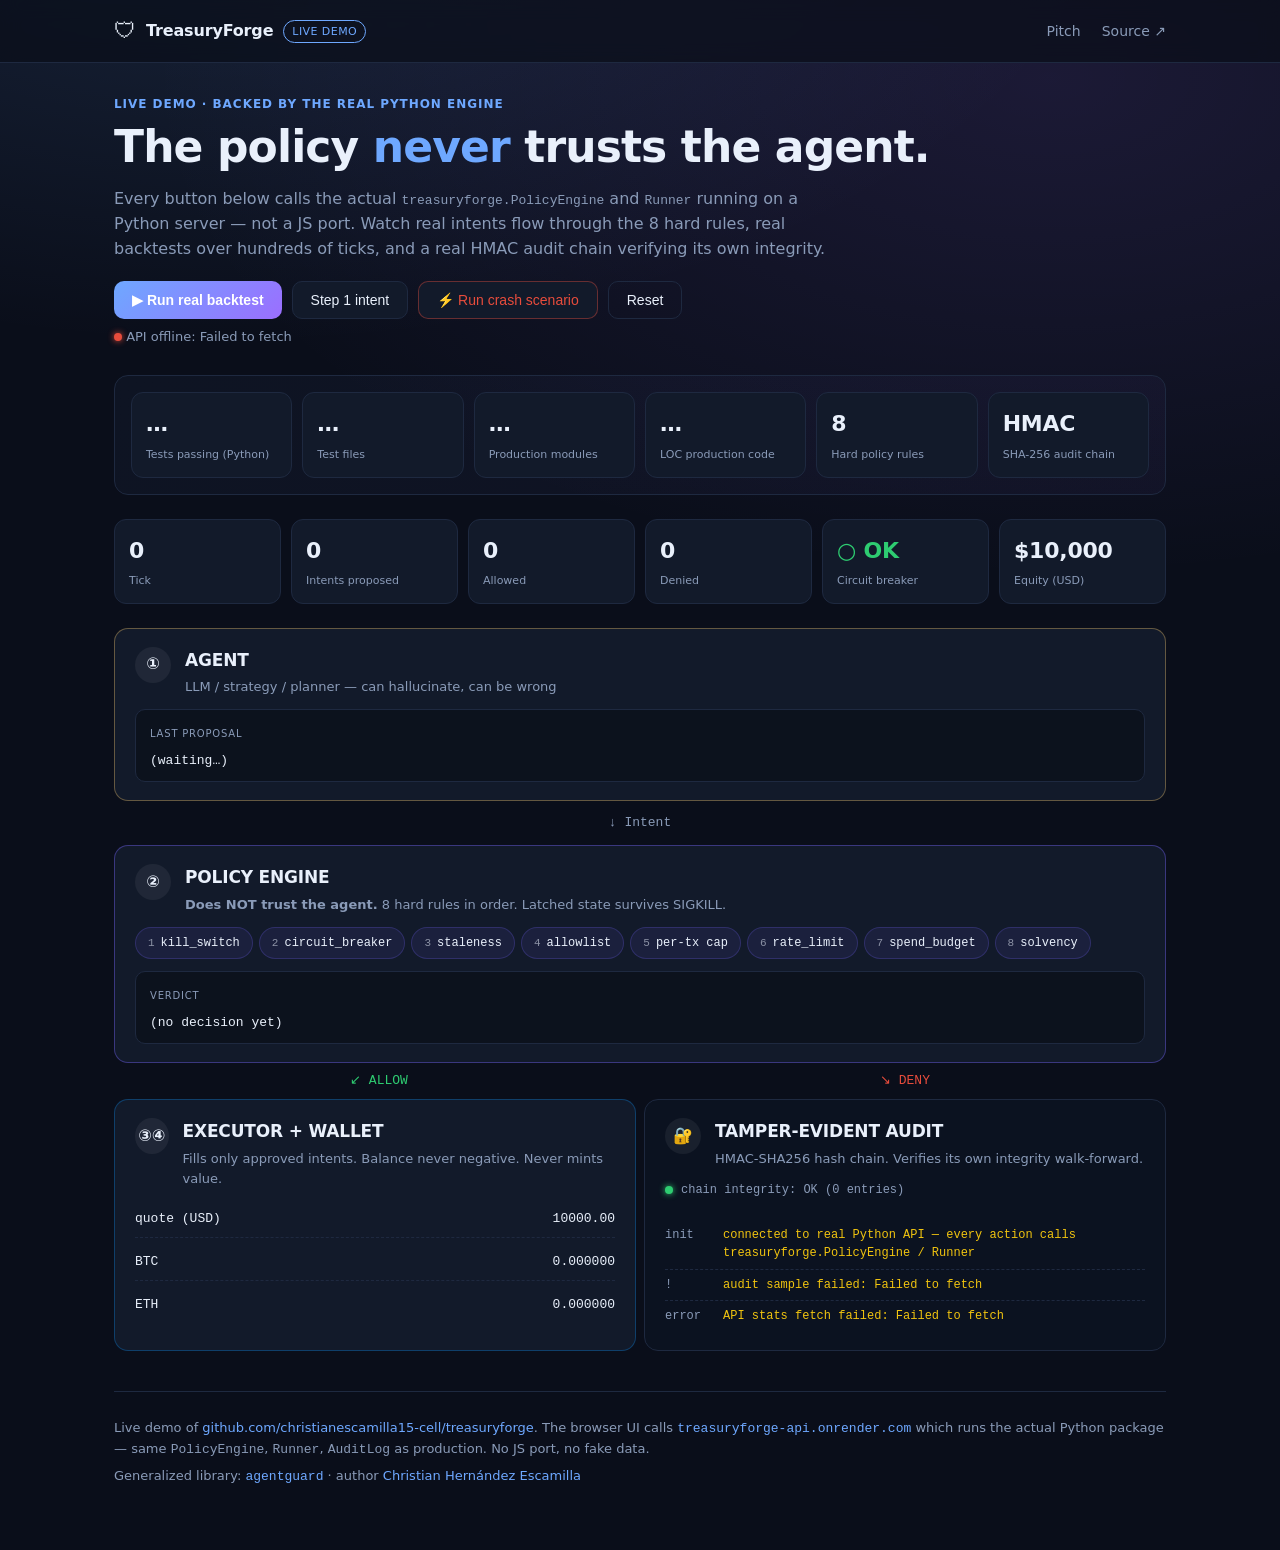
<file: demo/index.html>
<!doctype html>
<html lang="en">
<head>
<meta charset="utf-8"/>
<meta name="viewport" content="width=device-width,initial-scale=1"/>
<title>TreasuryForge — Live Demo · Agent Safety Architecture</title>
<meta name="description" content="Interactive demo of TreasuryForge's 4-layer agent safety architecture. Watch the Policy Engine intercept and evaluate every agent intent in real time.">
<meta name="theme-color" content="#0f1828">
<meta property="og:title" content="TreasuryForge — Live Demo"/>
<meta property="og:description" content="Watch the Policy Engine evaluate every agent intent in real time. 4 layers, 8 hard rules, crash-safe state."/>
<link rel="stylesheet" href="./styles.css"/>
</head>
<body>

<header class="topbar">
  <div class="topbar__inner">
    <a class="brand" href="https://github.com/christianescamilla15-cell/treasuryforge">
      <span class="brand__mark">🛡</span>
      <span class="brand__name">TreasuryForge</span>
      <span class="brand__tag">Live Demo</span>
    </a>
    <nav class="topbar__nav">
      <a href="https://github.com/christianescamilla15-cell/treasuryforge#what-this-proves-for-hiring-managers-reading-the-code">Pitch</a>
      <a href="https://github.com/christianescamilla15-cell/treasuryforge">Source ↗</a>
    </nav>
  </div>
</header>

<main class="page">

  <!-- HERO -->
  <section class="hero">
    <p class="eyebrow">Live demo · backed by the REAL Python engine</p>
    <h1>The policy <em>never</em> trusts the agent.</h1>
    <p class="lede">
      Every button below calls the actual <code>treasuryforge.PolicyEngine</code> and <code>Runner</code>
      running on a Python server — not a JS port. Watch real intents flow through the 8 hard rules,
      real backtests over hundreds of ticks, and a real HMAC audit chain verifying its own integrity.
    </p>
    <div class="ctas">
      <button id="btn-play" class="btn btn--primary">▶ Run real backtest</button>
      <button id="btn-step" class="btn">Step 1 intent</button>
      <button id="btn-crash" class="btn btn--danger">⚡ Run crash scenario</button>
      <button id="btn-reset" class="btn btn--ghost">Reset</button>
    </div>
    <p class="hero__hint" id="api-status">
      <span class="dot dot--ok"></span> connecting to API…
    </p>
  </section>

  <!-- REAL SYSTEM STATS (from API /api/stats) -->
  <section class="kpis" style="margin-top: 24px; border: 1px solid var(--border); border-radius: 14px; padding: 16px; background: linear-gradient(135deg, rgba(110,168,255,0.04), rgba(155,110,255,0.04));">
    <div class="kpi"><div class="kpi__v" id="stats-tests">…</div><div class="kpi__l">Tests passing (Python)</div></div>
    <div class="kpi"><div class="kpi__v" id="stats-files">…</div><div class="kpi__l">Test files</div></div>
    <div class="kpi"><div class="kpi__v" id="stats-modules">…</div><div class="kpi__l">Production modules</div></div>
    <div class="kpi"><div class="kpi__v" id="stats-loc">…</div><div class="kpi__l">LOC production code</div></div>
    <div class="kpi"><div class="kpi__v">8</div><div class="kpi__l">Hard policy rules</div></div>
    <div class="kpi"><div class="kpi__v">HMAC</div><div class="kpi__l">SHA-256 audit chain</div></div>
  </section>

  <!-- KEY METRICS -->
  <section class="kpis">
    <div class="kpi"><div class="kpi__v" id="kpi-tick">0</div><div class="kpi__l">Tick</div></div>
    <div class="kpi"><div class="kpi__v" id="kpi-intents">0</div><div class="kpi__l">Intents proposed</div></div>
    <div class="kpi"><div class="kpi__v" id="kpi-allow">0</div><div class="kpi__l">Allowed</div></div>
    <div class="kpi"><div class="kpi__v" id="kpi-deny">0</div><div class="kpi__l">Denied</div></div>
    <div class="kpi"><div class="kpi__v" id="kpi-breaker">○ OK</div><div class="kpi__l">Circuit breaker</div></div>
    <div class="kpi"><div class="kpi__v" id="kpi-equity">$10,000</div><div class="kpi__l">Equity (USD)</div></div>
  </section>

  <!-- 4-LAYER STACK -->
  <section class="stack">

    <div class="layer layer--agent">
      <div class="layer__head">
        <span class="layer__num">①</span>
        <div>
          <h3>AGENT</h3>
          <p>LLM / strategy / planner — can hallucinate, can be wrong</p>
        </div>
      </div>
      <div class="layer__body">
        <div class="probe" id="probe-agent">
          <span class="probe__label">last proposal</span>
          <pre id="probe-agent-code">(waiting…)</pre>
        </div>
      </div>
    </div>

    <div class="arrow">↓ Intent</div>

    <div class="layer layer--policy">
      <div class="layer__head">
        <span class="layer__num">②</span>
        <div>
          <h3>POLICY ENGINE</h3>
          <p><strong>Does NOT trust the agent.</strong> 8 hard rules in order. Latched state survives SIGKILL.</p>
        </div>
      </div>
      <div class="layer__body">
        <div class="rules">
          <div class="rule" data-rule="kill_switch"><span class="rule__n">1</span> kill_switch</div>
          <div class="rule" data-rule="circuit_breaker"><span class="rule__n">2</span> circuit_breaker</div>
          <div class="rule" data-rule="staleness"><span class="rule__n">3</span> staleness</div>
          <div class="rule" data-rule="allowlist"><span class="rule__n">4</span> allowlist</div>
          <div class="rule" data-rule="per_tx_cap"><span class="rule__n">5</span> per-tx cap</div>
          <div class="rule" data-rule="rate_limit"><span class="rule__n">6</span> rate_limit</div>
          <div class="rule" data-rule="spend_budget"><span class="rule__n">7</span> spend_budget</div>
          <div class="rule" data-rule="solvency"><span class="rule__n">8</span> solvency</div>
        </div>
        <div class="probe" id="probe-verdict">
          <span class="probe__label">verdict</span>
          <pre id="probe-verdict-code">(no decision yet)</pre>
        </div>
      </div>
    </div>

    <div class="arrow arrow--split">
      <span class="arrow__left">↙ ALLOW</span>
      <span class="arrow__right">↘ DENY</span>
    </div>

    <div class="row">
      <div class="layer layer--exec">
        <div class="layer__head">
          <span class="layer__num">③④</span>
          <div>
            <h3>EXECUTOR + WALLET</h3>
            <p>Fills only approved intents. Balance never negative. Never mints value.</p>
          </div>
        </div>
        <div class="layer__body">
          <div class="wallet" id="wallet">
            <div class="wallet__row"><span>quote (USD)</span><span id="wallet-quote">10000.00</span></div>
            <div class="wallet__row"><span>BTC</span><span id="wallet-btc">0.000000</span></div>
            <div class="wallet__row"><span>ETH</span><span id="wallet-eth">0.000000</span></div>
          </div>
        </div>
      </div>

      <div class="layer layer--audit">
        <div class="layer__head">
          <span class="layer__num">🔐</span>
          <div>
            <h3>TAMPER-EVIDENT AUDIT</h3>
            <p>HMAC-SHA256 hash chain. Verifies its own integrity walk-forward.</p>
          </div>
        </div>
        <div class="layer__body">
          <div class="auditstatus" id="auditstatus">
            <span class="dot dot--ok"></span>
            <span id="auditstatus-text">chain integrity: OK (0 entries)</span>
          </div>
          <div class="log" id="log"></div>
        </div>
      </div>
    </div>

  </section>

  <footer class="footer">
    <p>
      Live demo of <a href="https://github.com/christianescamilla15-cell/treasuryforge">github.com/christianescamilla15-cell/treasuryforge</a>.
      The browser UI calls <a href="https://treasuryforge-api.onrender.com/docs"><code>treasuryforge-api.onrender.com</code></a>
      which runs the actual Python package — same <code>PolicyEngine</code>, <code>Runner</code>, <code>AuditLog</code>
      as production. No JS port, no fake data.
    </p>
    <p>
      Generalized library: <a href="https://github.com/christianescamilla15-cell/agentguard"><code>agentguard</code></a>
      · author <a href="https://github.com/christianescamilla15-cell">Christian Hernández Escamilla</a>
    </p>
  </footer>

</main>

<script src="./demo.js"></script>
</body>
</html>
</file>
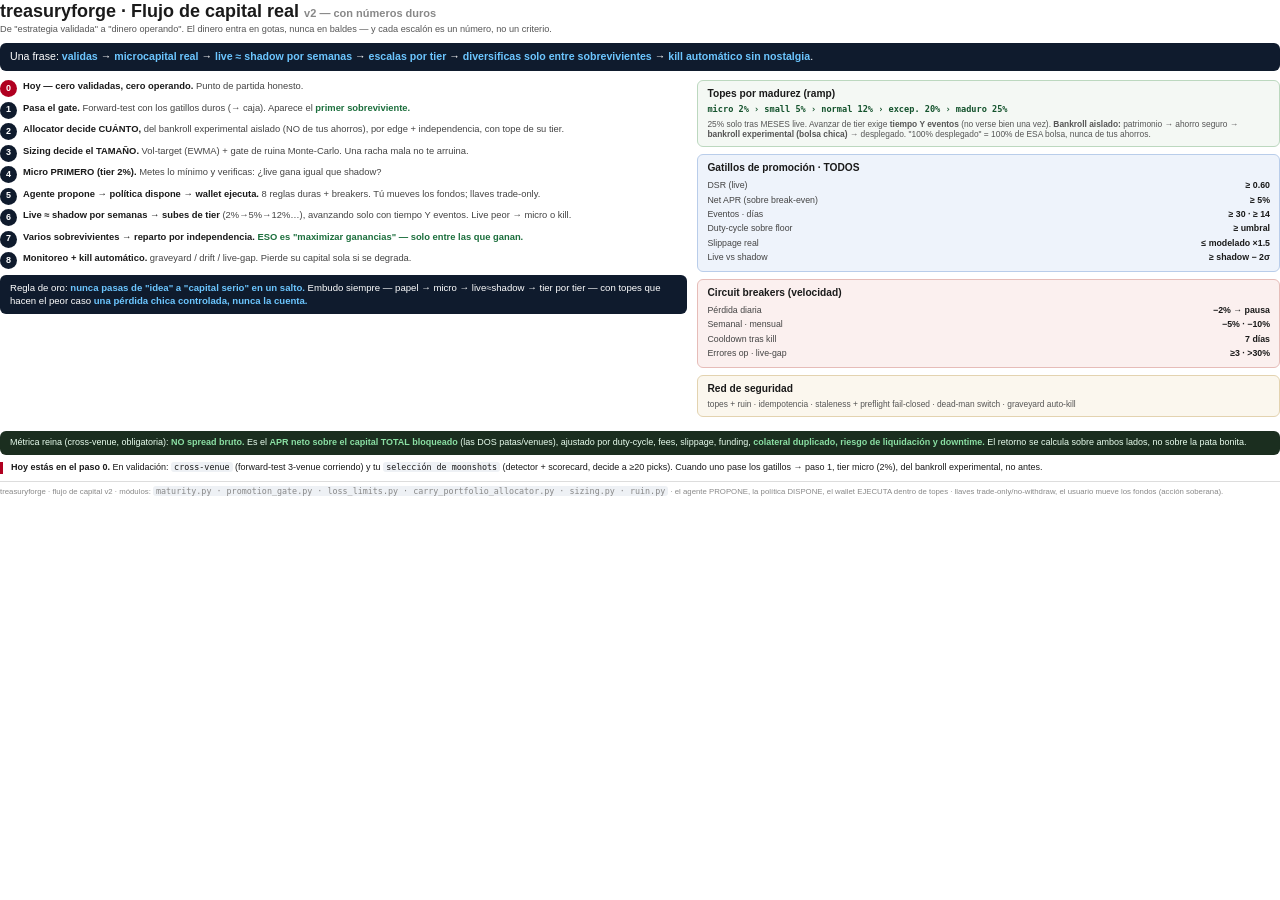
<file: docs/treasuryforge_money_flow.html>
<!doctype html>
<html lang="es">
<head>
<meta charset="utf-8">
<title>treasuryforge — Flujo de capital real v2</title>
<style>
  @page { size: letter; margin: 10mm; }
  * { box-sizing: border-box; }
  body { font-family: -apple-system, "Segoe UI", Roboto, Helvetica, Arial, sans-serif;
         color: #1a1a1a; font-size: 9.4px; line-height: 1.3; margin: 0; }
  h1 { font-size: 18px; margin: 0 0 1px; }
  .sub { color: #555; font-size: 9.2px; margin: 0 0 7px; }
  .lead { background: #0f1b2d; color: #fff; padding: 7px 10px; border-radius: 6px;
          font-size: 10.6px; margin: 0 0 9px; }
  .lead b { color: #6cc6ff; }
  .mono { font-family: "SF Mono", Consolas, monospace; font-size: 8.4px;
          background: #eef1f5; padding: 0 3px; border-radius: 3px; }
  .cols { display: flex; gap: 10px; }
  .flow { flex: 1.18; }
  .side { flex: 1; }
  .step { display: flex; gap: 6px; margin-bottom: 4.5px; }
  .num { flex: 0 0 17px; height: 17px; border-radius: 50%; background: #0f1b2d; color: #fff;
         font-weight: 700; font-size: 9px; display: flex; align-items: center; justify-content: center; }
  .num.zero { background: #b00020; }
  .step .t { font-weight: 700; }
  .step .d { color: #444; }
  .step .m { color: #1b6e3c; font-weight: 600; }
  .box { border: 1px solid #d2d8e0; border-radius: 6px; padding: 6px 9px; margin-bottom: 7px; }
  .box h3 { margin: 0 0 4px; font-size: 10.2px; }
  .box.caps { background: #f4f8f4; border-color: #bcd8bf; }
  .box.gate { background: #eef3fb; border-color: #b9cdea; }
  .box.brk  { background: #fbf0ef; border-color: #e6bcb8; }
  .box.safe { background: #fbf7ee; border-color: #e3d3b0; }
  table { width: 100%; border-collapse: collapse; font-size: 8.8px; }
  td { padding: 1.5px 0; vertical-align: top; }
  td.k { color: #444; padding-right: 6px; }
  td.v { font-weight: 600; text-align: right; white-space: nowrap; }
  .ramp { font-family: "SF Mono", Consolas, monospace; font-size: 8.6px; font-weight: 600;
          color: #14532d; margin: 1px 0 3px; }
  .note { color: #555; font-size: 8.4px; }
  .rule { background: #0f1b2d; color: #fff; border-radius: 6px; padding: 7px 10px;
          font-size: 9.6px; margin-top: 1px; }
  .rule b { color: #6cc6ff; }
  .queen { background: #1b2e1f; color: #eafff0; border-radius: 6px; padding: 6px 10px;
           font-size: 9px; margin-top: 7px; }
  .queen b { color: #8be0a4; }
  .today { border-left: 3px solid #b00020; padding-left: 8px; margin-top: 7px; font-size: 9px; }
  .foot { color: #888; font-size: 7.8px; margin-top: 7px; border-top: 1px solid #ddd; padding-top: 4px; }
</style>
</head>
<body>
  <h1>treasuryforge · Flujo de capital real <span style="font-size:11px;color:#888">v2 — con números duros</span></h1>
  <p class="sub">De "estrategia validada" a "dinero operando". El dinero entra en gotas, nunca en baldes — y cada escalón es un número, no un criterio.</p>

  <div class="lead">Una frase: <b>validas</b> → <b>microcapital real</b> → <b>live ≈ shadow por semanas</b> → <b>escalas por tier</b> → <b>diversificas solo entre sobrevivientes</b> → <b>kill automático sin nostalgia</b>.</div>

  <div class="cols">
    <div class="flow">
      <div class="step"><div class="num zero">0</div><div><span class="t">Hoy — cero validadas, cero operando.</span> <span class="d">Punto de partida honesto.</span></div></div>
      <div class="step"><div class="num">1</div><div><span class="t">Pasa el gate.</span> <span class="d">Forward-test con los gatillos duros (→ caja). Aparece el</span> <span class="m">primer sobreviviente.</span></div></div>
      <div class="step"><div class="num">2</div><div><span class="t">Allocator decide CUÁNTO,</span> <span class="d">del bankroll experimental aislado (NO de tus ahorros), por edge + independencia, con tope de su tier.</span></div></div>
      <div class="step"><div class="num">3</div><div><span class="t">Sizing decide el TAMAÑO.</span> <span class="d">Vol-target (EWMA) + gate de ruina Monte-Carlo. Una racha mala no te arruina.</span></div></div>
      <div class="step"><div class="num">4</div><div><span class="t">Micro PRIMERO (tier 2%).</span> <span class="d">Metes lo mínimo y verificas: ¿live gana igual que shadow?</span></div></div>
      <div class="step"><div class="num">5</div><div><span class="t">Agente propone → política dispone → wallet ejecuta.</span> <span class="d">8 reglas duras + breakers. Tú mueves los fondos; llaves trade-only.</span></div></div>
      <div class="step"><div class="num">6</div><div><span class="t">Live ≈ shadow por semanas → subes de tier</span> <span class="d">(2%→5%→12%…), avanzando solo con tiempo Y eventos. Live peor → micro o kill.</span></div></div>
      <div class="step"><div class="num">7</div><div><span class="t">Varios sobrevivientes → reparto por independencia.</span> <span class="m">ESO es "maximizar ganancias" — solo entre las que ganan.</span></div></div>
      <div class="step"><div class="num">8</div><div><span class="t">Monitoreo + kill automático.</span> <span class="d">graveyard / drift / live-gap. Pierde su capital sola si se degrada.</span></div></div>
      <div class="rule" style="margin-top:6px">Regla de oro: <b>nunca pasas de "idea" a "capital serio" en un salto.</b> Embudo siempre — papel → micro → live≈shadow → tier por tier — con topes que hacen el peor caso <b>una pérdida chica controlada, nunca la cuenta.</b></div>
    </div>

    <div class="side">
      <div class="box caps">
        <h3>Topes por madurez (ramp)</h3>
        <div class="ramp">micro 2% › small 5% › normal 12% › excep. 20% › maduro 25%</div>
        <div class="note">25% solo tras MESES live. Avanzar de tier exige <b>tiempo Y eventos</b> (no verse bien una vez). <b>Bankroll aislado:</b> patrimonio → ahorro seguro → <b>bankroll experimental (bolsa chica)</b> → desplegado. "100% desplegado" = 100% de ESA bolsa, nunca de tus ahorros.</div>
      </div>
      <div class="box gate">
        <h3>Gatillos de promoción · TODOS</h3>
        <table>
          <tr><td class="k">DSR (live)</td><td class="v">≥ 0.60</td></tr>
          <tr><td class="k">Net APR (sobre break-even)</td><td class="v">≥ 5%</td></tr>
          <tr><td class="k">Eventos · días</td><td class="v">≥ 30 · ≥ 14</td></tr>
          <tr><td class="k">Duty-cycle sobre floor</td><td class="v">≥ umbral</td></tr>
          <tr><td class="k">Slippage real</td><td class="v">≤ modelado ×1.5</td></tr>
          <tr><td class="k">Live vs shadow</td><td class="v">≥ shadow − 2σ</td></tr>
        </table>
      </div>
      <div class="box brk">
        <h3>Circuit breakers (velocidad)</h3>
        <table>
          <tr><td class="k">Pérdida diaria</td><td class="v">−2% → pausa</td></tr>
          <tr><td class="k">Semanal · mensual</td><td class="v">−5% · −10%</td></tr>
          <tr><td class="k">Cooldown tras kill</td><td class="v">7 días</td></tr>
          <tr><td class="k">Errores op · live-gap</td><td class="v">≥3 · &gt;30%</td></tr>
        </table>
      </div>
      <div class="box safe">
        <h3>Red de seguridad</h3>
        <div class="note">topes + ruin · idempotencia · staleness + preflight fail-closed · dead-man switch · graveyard auto-kill</div>
      </div>
    </div>
  </div>

  <div class="queen">Métrica reina (cross-venue, obligatoria): <b>NO spread bruto.</b> Es el <b>APR neto sobre el capital TOTAL bloqueado</b> (las DOS patas/venues), ajustado por duty-cycle, fees, slippage, funding, <b>colateral duplicado, riesgo de liquidación y downtime.</b> El retorno se calcula sobre ambos lados, no sobre la pata bonita.</div>

  <div class="today"><b>Hoy estás en el paso 0.</b> En validación: <span class="mono">cross-venue</span> (forward-test 3-venue corriendo) y tu <span class="mono">selección de moonshots</span> (detector + scorecard, decide a ≥20 picks). Cuando uno pase los gatillos → paso 1, tier micro (2%), del bankroll experimental, no antes.</div>

  <div class="foot">treasuryforge · flujo de capital v2 · módulos: <span class="mono">maturity.py · promotion_gate.py · loss_limits.py · carry_portfolio_allocator.py · sizing.py · ruin.py</span> · el agente PROPONE, la política DISPONE, el wallet EJECUTA dentro de topes · llaves trade-only/no-withdraw, el usuario mueve los fondos (acción soberana).</div>
</body>
</html>
</file>
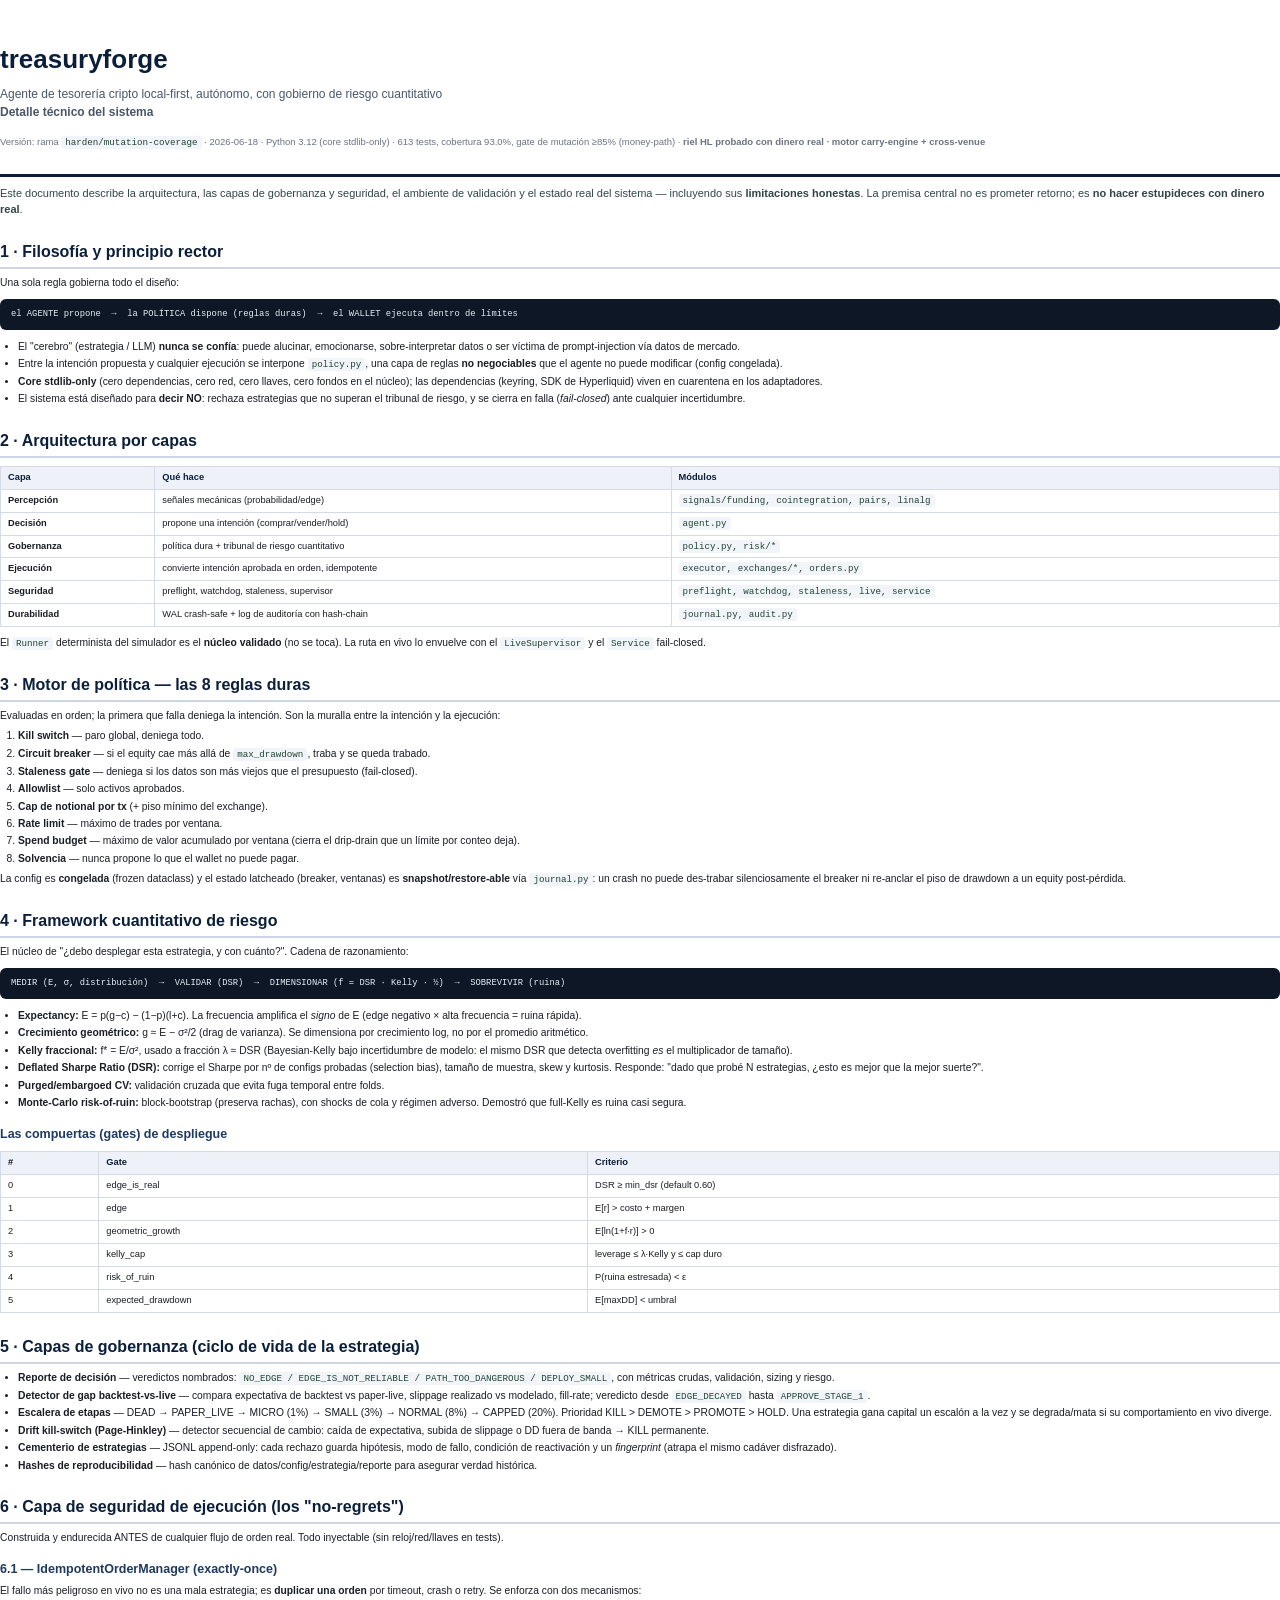
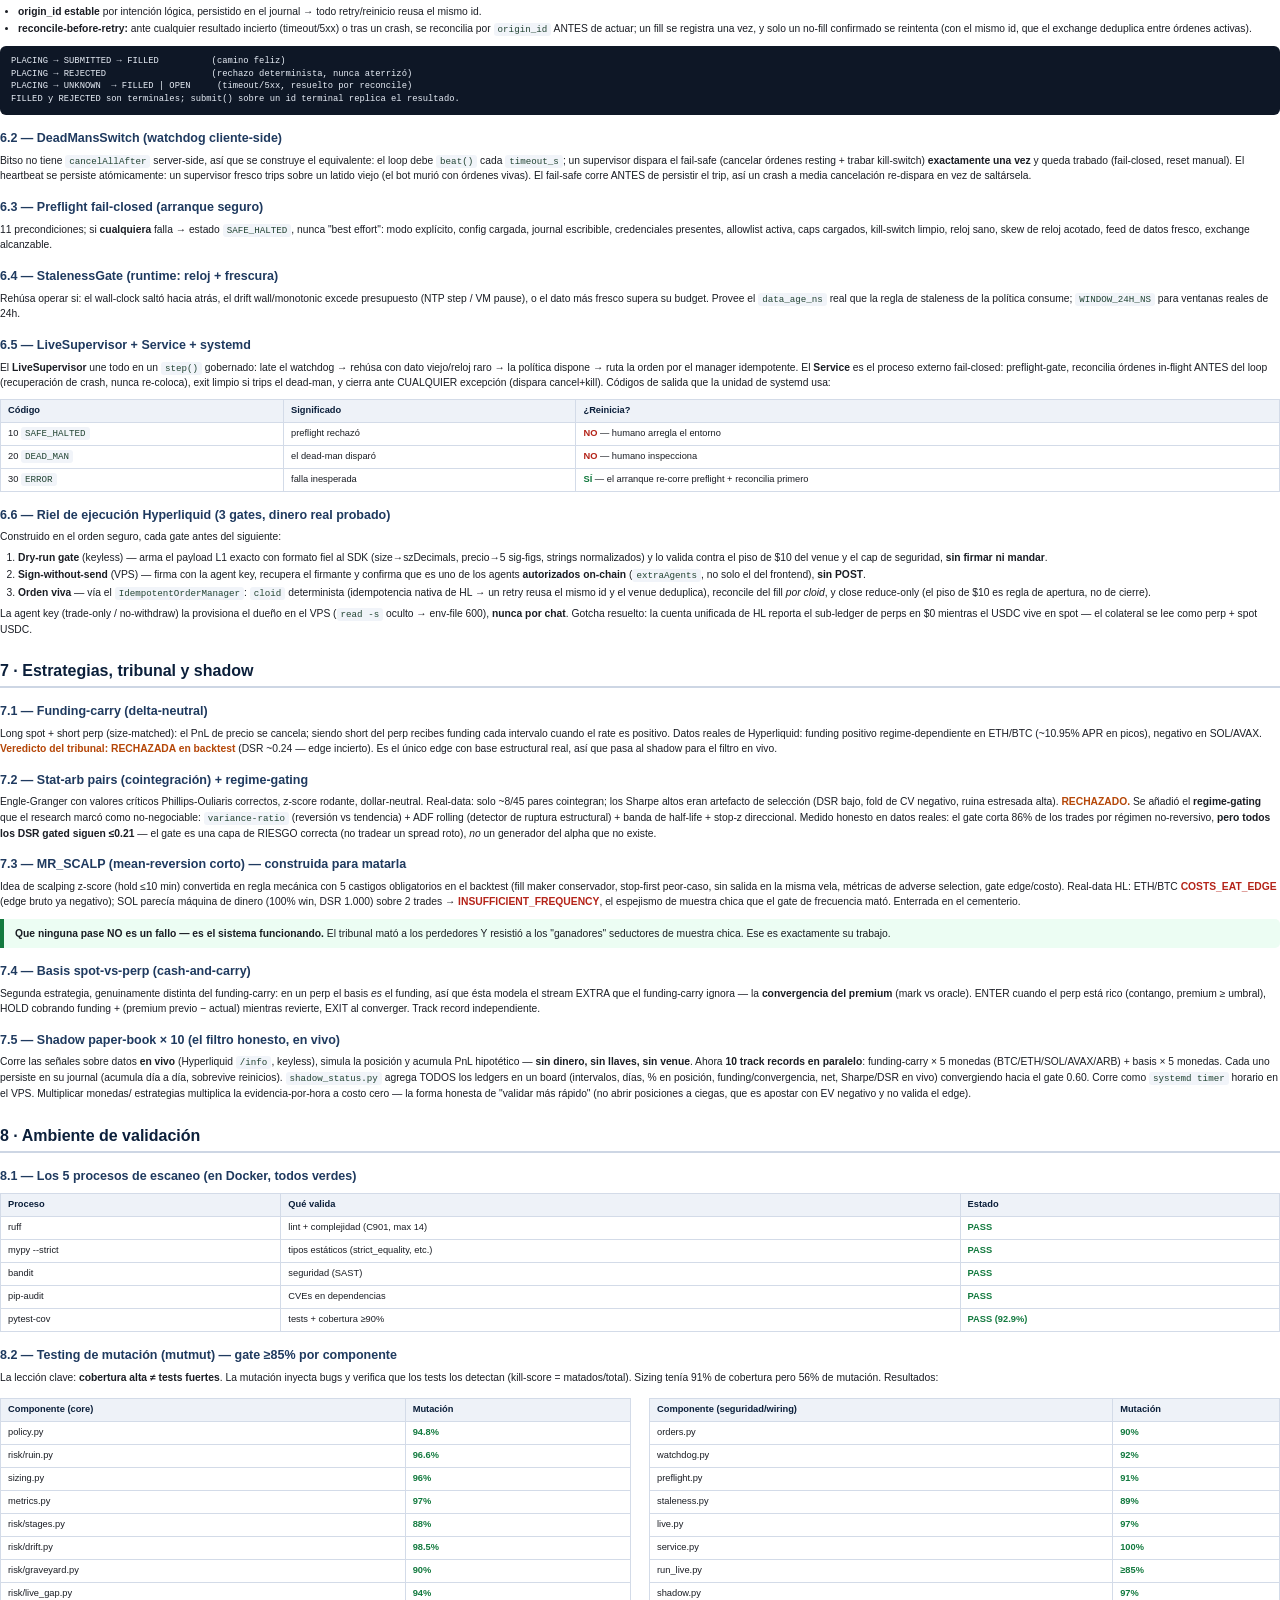
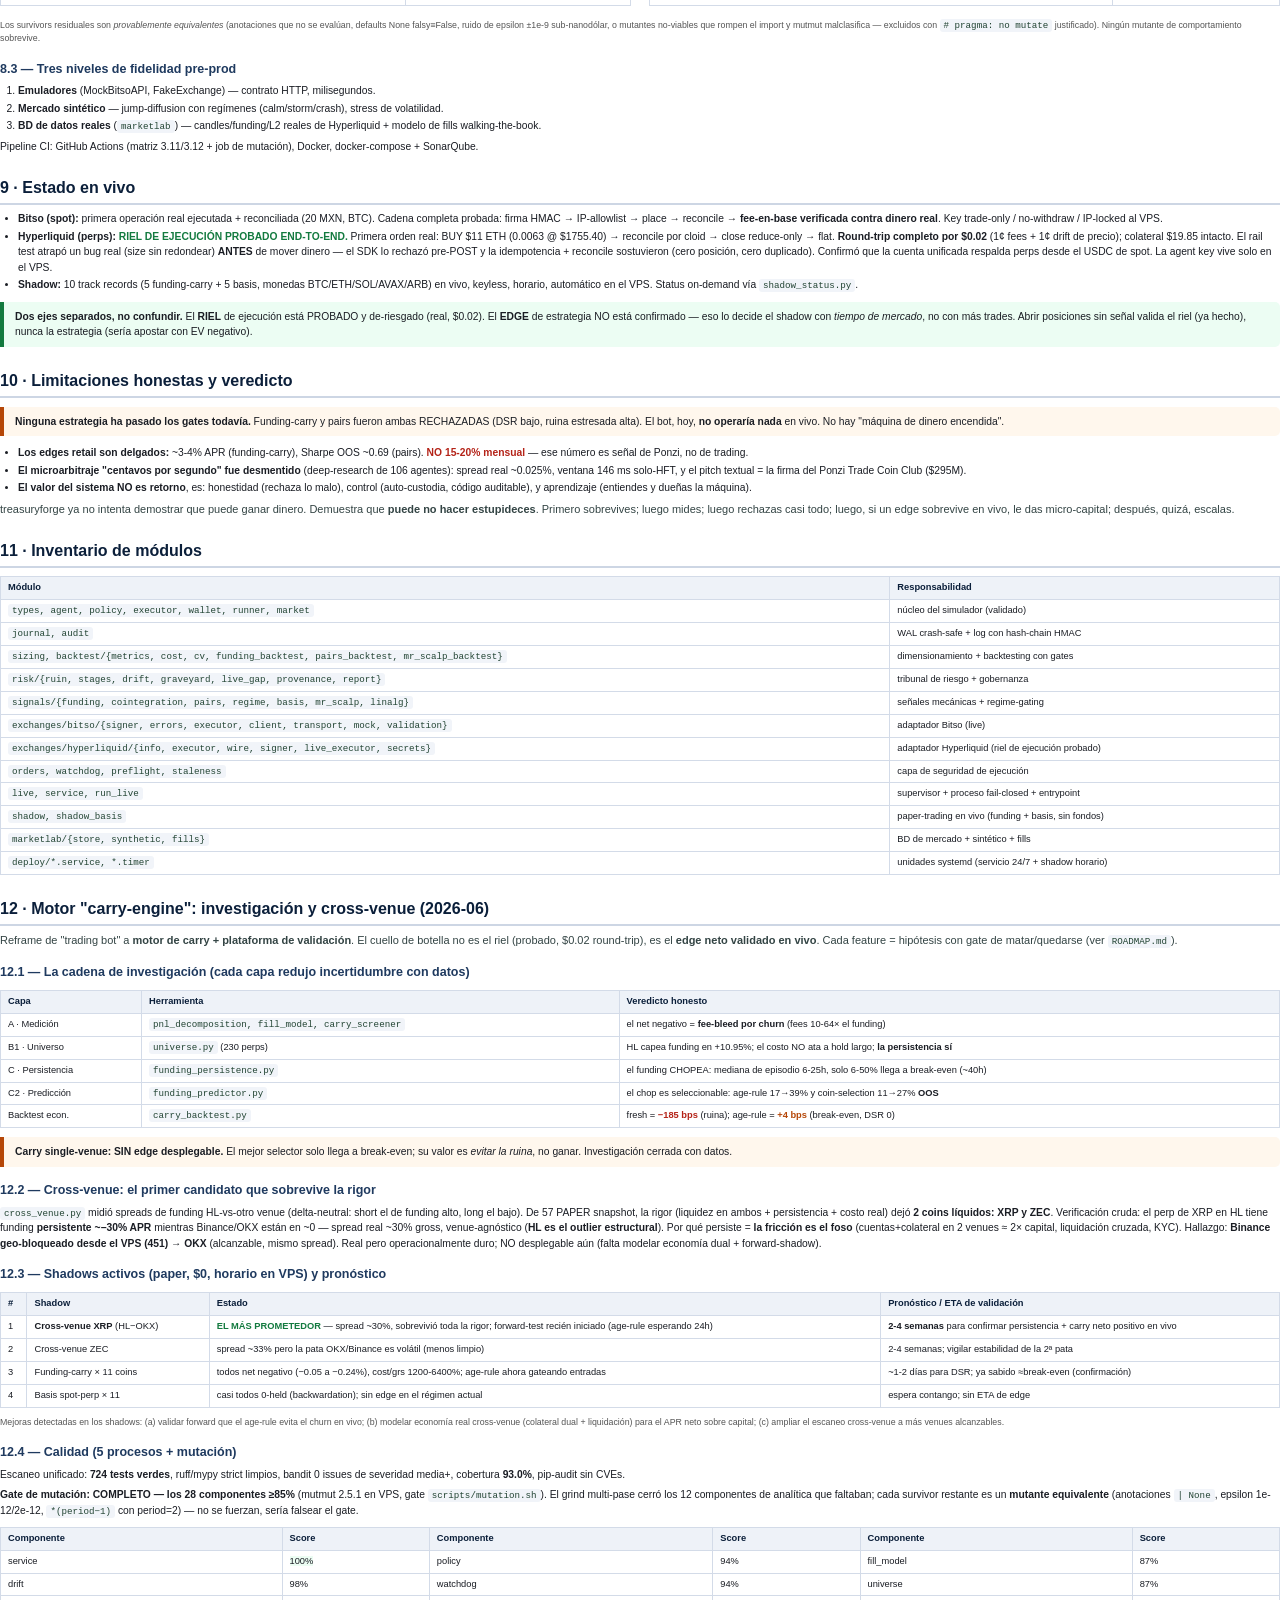
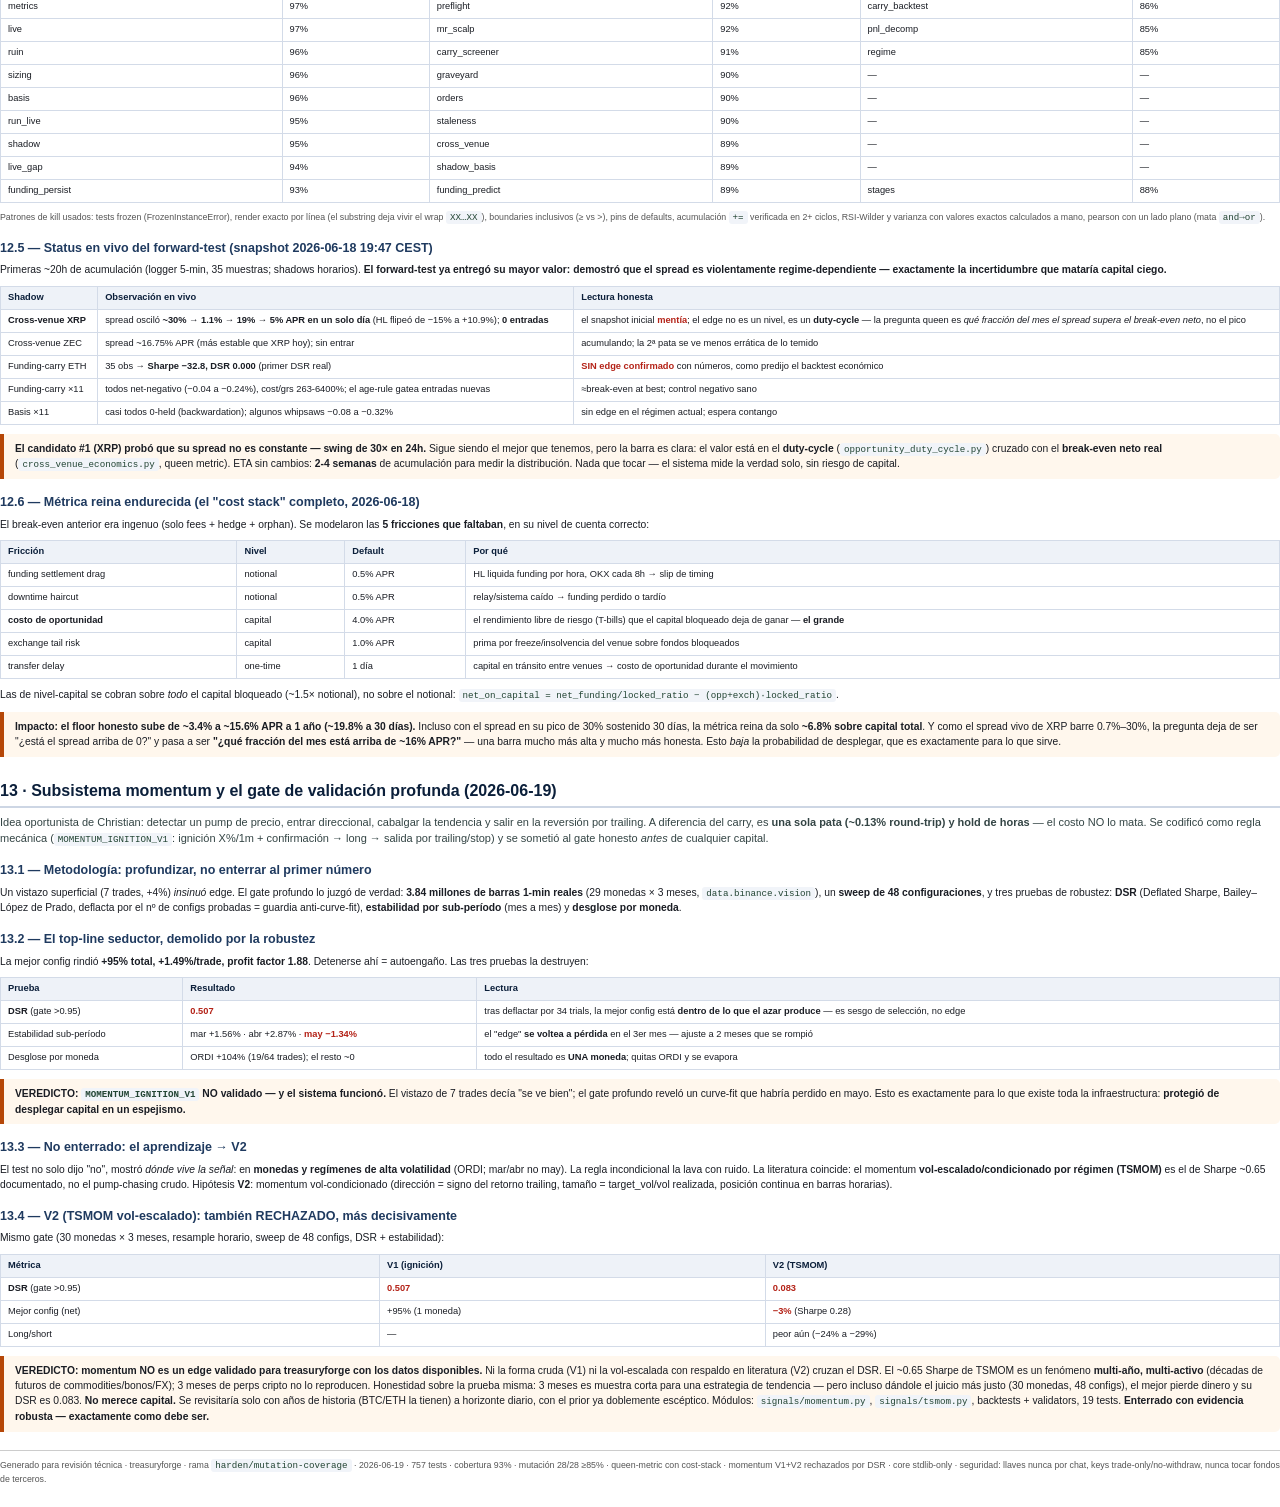
<file: docs/treasuryforge_technical.html>
<!DOCTYPE html>
<html lang="es">
<head>
<meta charset="utf-8">
<title>treasuryforge — Detalle Técnico</title>
<style>
  @page { size: A4; margin: 18mm 16mm; }
  * { box-sizing: border-box; }
  body { font-family: -apple-system, "Segoe UI", Roboto, Helvetica, Arial, sans-serif;
         color: #1a1d24; font-size: 10.3px; line-height: 1.5; margin: 0; }
  h1 { font-size: 26px; margin: 0 0 4px; color: #0b1f3a; }
  h2 { font-size: 16px; margin: 22px 0 6px; color: #0b1f3a;
       border-bottom: 2px solid #cdd6e4; padding-bottom: 3px; page-break-after: avoid; }
  h3 { font-size: 12.5px; margin: 14px 0 4px; color: #1f3a5f; page-break-after: avoid; }
  p { margin: 5px 0; }
  ul, ol { margin: 5px 0 5px 0; padding-left: 18px; }
  li { margin: 2px 0; }
  code, .mono { font-family: "SF Mono", Consolas, "Roboto Mono", monospace; font-size: 9.2px;
        background: #f1f4f9; padding: 1px 4px; border-radius: 3px; color: #243; }
  pre { background: #0e1726; color: #e7edf6; padding: 9px 11px; border-radius: 6px;
        font-family: Consolas, monospace; font-size: 8.8px; line-height: 1.45; overflow-x: auto;
        white-space: pre-wrap; }
  table { border-collapse: collapse; width: 100%; margin: 8px 0; font-size: 9.3px; }
  th, td { border: 1px solid #d3dbe8; padding: 4px 7px; text-align: left; vertical-align: top; }
  th { background: #eef2f8; color: #0b1f3a; }
  .cover { padding: 40px 0 24px; border-bottom: 3px solid #0b1f3a; margin-bottom: 8px; }
  .sub { color: #4a5568; font-size: 12px; margin-top: 6px; }
  .meta { color: #6b7280; font-size: 9.5px; margin-top: 14px; }
  .tag { display: inline-block; background: #0b1f3a; color: #fff; font-size: 8px; font-weight: 600;
         padding: 1px 7px; border-radius: 10px; vertical-align: middle; margin-left: 6px; }
  .ok { color: #137a3f; font-weight: 600; }
  .no { color: #b42318; font-weight: 600; }
  .warn { color: #b54708; font-weight: 600; }
  .callout { border-left: 4px solid #b54708; background: #fff7ed; padding: 7px 11px; margin: 9px 0;
             border-radius: 0 5px 5px 0; }
  .good { border-left-color: #137a3f; background: #ecfdf3; }
  .lead { font-size: 11px; color: #344; }
  .section { page-break-inside: avoid; }
  .pb { page-break-before: always; }
  .small { font-size: 8.8px; color: #555; }
  .grid2 { display: grid; grid-template-columns: 1fr 1fr; gap: 0 18px; }
</style>
</head>
<body>

<div class="cover">
  <h1>treasuryforge</h1>
  <div class="sub">Agente de tesorería cripto local-first, autónomo, con gobierno de riesgo cuantitativo<br>
  <strong>Detalle técnico del sistema</strong></div>
  <div class="meta">Versión: rama <span class="mono">harden/mutation-coverage</span> · 2026-06-18 ·
  Python 3.12 (core stdlib-only) · 613 tests, cobertura 93.0%, gate de mutación ≥85% (money-path) ·
  <strong>riel HL probado con dinero real · motor carry-engine + cross-venue</strong></div>
</div>

<p class="lead">Este documento describe la arquitectura, las capas de gobernanza y seguridad, el ambiente
de validación y el estado real del sistema — incluyendo sus <strong>limitaciones honestas</strong>. La
premisa central no es prometer retorno; es <strong>no hacer estupideces con dinero real</strong>.</p>

<h2>1 · Filosofía y principio rector</h2>
<p>Una sola regla gobierna todo el diseño:</p>
<pre>el AGENTE propone  →  la POLÍTICA dispone (reglas duras)  →  el WALLET ejecuta dentro de límites</pre>
<ul>
  <li>El "cerebro" (estrategia / LLM) <strong>nunca se confía</strong>: puede alucinar, emocionarse,
      sobre-interpretar datos o ser víctima de prompt-injection vía datos de mercado.</li>
  <li>Entre la intención propuesta y cualquier ejecución se interpone <span class="mono">policy.py</span>,
      una capa de reglas <strong>no negociables</strong> que el agente no puede modificar (config congelada).</li>
  <li><strong>Core stdlib-only</strong> (cero dependencias, cero red, cero llaves, cero fondos en el núcleo);
      las dependencias (keyring, SDK de Hyperliquid) viven en cuarentena en los adaptadores.</li>
  <li>El sistema está diseñado para <strong>decir NO</strong>: rechaza estrategias que no superan el tribunal
      de riesgo, y se cierra en falla (<em>fail-closed</em>) ante cualquier incertidumbre.</li>
</ul>

<h2>2 · Arquitectura por capas</h2>
<table>
  <tr><th>Capa</th><th>Qué hace</th><th>Módulos</th></tr>
  <tr><td><strong>Percepción</strong></td><td>señales mecánicas (probabilidad/edge)</td>
      <td><span class="mono">signals/funding, cointegration, pairs, linalg</span></td></tr>
  <tr><td><strong>Decisión</strong></td><td>propone una intención (comprar/vender/hold)</td>
      <td><span class="mono">agent.py</span></td></tr>
  <tr><td><strong>Gobernanza</strong></td><td>política dura + tribunal de riesgo cuantitativo</td>
      <td><span class="mono">policy.py, risk/*</span></td></tr>
  <tr><td><strong>Ejecución</strong></td><td>convierte intención aprobada en orden, idempotente</td>
      <td><span class="mono">executor, exchanges/*, orders.py</span></td></tr>
  <tr><td><strong>Seguridad</strong></td><td>preflight, watchdog, staleness, supervisor</td>
      <td><span class="mono">preflight, watchdog, staleness, live, service</span></td></tr>
  <tr><td><strong>Durabilidad</strong></td><td>WAL crash-safe + log de auditoría con hash-chain</td>
      <td><span class="mono">journal.py, audit.py</span></td></tr>
</table>
<p>El <span class="mono">Runner</span> determinista del simulador es el <strong>núcleo validado</strong> (no se
toca). La ruta en vivo lo envuelve con el <span class="mono">LiveSupervisor</span> y el <span class="mono">Service</span>
fail-closed.</p>

<h2>3 · Motor de política — las 8 reglas duras</h2>
<p>Evaluadas en orden; la primera que falla deniega la intención. Son la muralla entre la intención y la ejecución:</p>
<ol>
  <li><strong>Kill switch</strong> — paro global, deniega todo.</li>
  <li><strong>Circuit breaker</strong> — si el equity cae más allá de <span class="mono">max_drawdown</span>, traba y se queda trabado.</li>
  <li><strong>Staleness gate</strong> — deniega si los datos son más viejos que el presupuesto (fail-closed).</li>
  <li><strong>Allowlist</strong> — solo activos aprobados.</li>
  <li><strong>Cap de notional por tx</strong> (+ piso mínimo del exchange).</li>
  <li><strong>Rate limit</strong> — máximo de trades por ventana.</li>
  <li><strong>Spend budget</strong> — máximo de valor acumulado por ventana (cierra el drip-drain que un límite por conteo deja).</li>
  <li><strong>Solvencia</strong> — nunca propone lo que el wallet no puede pagar.</li>
</ol>
<p>La config es <strong>congelada</strong> (frozen dataclass) y el estado latcheado (breaker, ventanas) es
<strong>snapshot/restore-able</strong> vía <span class="mono">journal.py</span>: un crash no puede des-trabar
silenciosamente el breaker ni re-anclar el piso de drawdown a un equity post-pérdida.</p>

<h2 class="pb">4 · Framework cuantitativo de riesgo</h2>
<p>El núcleo de "¿debo desplegar esta estrategia, y con cuánto?". Cadena de razonamiento:</p>
<pre>MEDIR (E, σ, distribución)  →  VALIDAR (DSR)  →  DIMENSIONAR (f = DSR · Kelly · ½)  →  SOBREVIVIR (ruina)</pre>
<ul>
  <li><strong>Expectancy:</strong> E = p(g−c) − (1−p)(l+c). La frecuencia amplifica el <em>signo</em> de E
      (edge negativo × alta frecuencia = ruina rápida).</li>
  <li><strong>Crecimiento geométrico:</strong> g ≈ E − σ²/2 (drag de varianza). Se dimensiona por crecimiento
      log, no por el promedio aritmético.</li>
  <li><strong>Kelly fraccional:</strong> f* = E/σ², usado a fracción λ ≈ DSR (Bayesian-Kelly bajo incertidumbre
      de modelo: el mismo DSR que detecta overfitting <em>es</em> el multiplicador de tamaño).</li>
  <li><strong>Deflated Sharpe Ratio (DSR):</strong> corrige el Sharpe por nº de configs probadas (selection bias),
      tamaño de muestra, skew y kurtosis. Responde: "dado que probé N estrategias, ¿esto es mejor que la mejor suerte?".</li>
  <li><strong>Purged/embargoed CV:</strong> validación cruzada que evita fuga temporal entre folds.</li>
  <li><strong>Monte-Carlo risk-of-ruin:</strong> block-bootstrap (preserva rachas), con shocks de cola y régimen
      adverso. Demostró que full-Kelly es ruina casi segura.</li>
</ul>
<h3>Las compuertas (gates) de despliegue</h3>
<table>
  <tr><th>#</th><th>Gate</th><th>Criterio</th></tr>
  <tr><td>0</td><td>edge_is_real</td><td>DSR ≥ min_dsr (default 0.60)</td></tr>
  <tr><td>1</td><td>edge</td><td>E[r] &gt; costo + margen</td></tr>
  <tr><td>2</td><td>geometric_growth</td><td>E[ln(1+f·r)] &gt; 0</td></tr>
  <tr><td>3</td><td>kelly_cap</td><td>leverage ≤ λ·Kelly y ≤ cap duro</td></tr>
  <tr><td>4</td><td>risk_of_ruin</td><td>P(ruina estresada) &lt; ε</td></tr>
  <tr><td>5</td><td>expected_drawdown</td><td>E[maxDD] &lt; umbral</td></tr>
</table>

<h2>5 · Capas de gobernanza (ciclo de vida de la estrategia)</h2>
<ul>
  <li><strong>Reporte de decisión</strong> — veredictos nombrados: <span class="mono">NO_EDGE / EDGE_IS_NOT_RELIABLE
      / PATH_TOO_DANGEROUS / DEPLOY_SMALL</span>, con métricas crudas, validación, sizing y riesgo.</li>
  <li><strong>Detector de gap backtest-vs-live</strong> — compara expectativa de backtest vs paper-live, slippage
      realizado vs modelado, fill-rate; veredicto desde <span class="mono">EDGE_DECAYED</span> hasta
      <span class="mono">APPROVE_STAGE_1</span>.</li>
  <li><strong>Escalera de etapas</strong> — DEAD → PAPER_LIVE → MICRO (1%) → SMALL (3%) → NORMAL (8%) →
      CAPPED (20%). Prioridad KILL &gt; DEMOTE &gt; PROMOTE &gt; HOLD. Una estrategia gana capital un escalón a la
      vez y se degrada/mata si su comportamiento en vivo diverge.</li>
  <li><strong>Drift kill-switch (Page-Hinkley)</strong> — detector secuencial de cambio: caída de expectativa,
      subida de slippage o DD fuera de banda → KILL permanente.</li>
  <li><strong>Cementerio de estrategias</strong> — JSONL append-only: cada rechazo guarda hipótesis, modo de
      fallo, condición de reactivación y un <em>fingerprint</em> (atrapa el mismo cadáver disfrazado).</li>
  <li><strong>Hashes de reproducibilidad</strong> — hash canónico de datos/config/estrategia/reporte para
      asegurar verdad histórica.</li>
</ul>

<h2 class="pb">6 · Capa de seguridad de ejecución (los "no-regrets")</h2>
<p>Construida y endurecida ANTES de cualquier flujo de orden real. Todo inyectable (sin reloj/red/llaves en tests).</p>
<h3>6.1 — IdempotentOrderManager (exactly-once)</h3>
<p>El fallo más peligroso en vivo no es una mala estrategia; es <strong>duplicar una orden</strong> por timeout,
crash o retry. Se enforza con dos mecanismos:</p>
<ul>
  <li><strong>origin_id estable</strong> por intención lógica, persistido en el journal → todo retry/reinicio reusa el mismo id.</li>
  <li><strong>reconcile-before-retry:</strong> ante cualquier resultado incierto (timeout/5xx) o tras un crash,
      se reconcilia por <span class="mono">origin_id</span> ANTES de actuar; un fill se registra una vez, y solo
      un no-fill confirmado se reintenta (con el mismo id, que el exchange deduplica entre órdenes activas).</li>
</ul>
<pre>PLACING → SUBMITTED → FILLED          (camino feliz)
PLACING → REJECTED                    (rechazo determinista, nunca aterrizó)
PLACING → UNKNOWN  → FILLED | OPEN     (timeout/5xx, resuelto por reconcile)
FILLED y REJECTED son terminales; submit() sobre un id terminal replica el resultado.</pre>
<h3>6.2 — DeadMansSwitch (watchdog cliente-side)</h3>
<p>Bitso no tiene <span class="mono">cancelAllAfter</span> server-side, así que se construye el equivalente: el
loop debe <span class="mono">beat()</span> cada <span class="mono">timeout_s</span>; un supervisor dispara el
fail-safe (cancelar órdenes resting + trabar kill-switch) <strong>exactamente una vez</strong> y queda trabado
(fail-closed, reset manual). El heartbeat se persiste atómicamente: un supervisor fresco trips sobre un latido
viejo (el bot murió con órdenes vivas). El fail-safe corre ANTES de persistir el trip, así un crash a media
cancelación re-dispara en vez de saltársela.</p>
<h3>6.3 — Preflight fail-closed (arranque seguro)</h3>
<p>11 precondiciones; si <strong>cualquiera</strong> falla → estado <span class="mono">SAFE_HALTED</span>, nunca
"best effort": modo explícito, config cargada, journal escribible, credenciales presentes, allowlist activa, caps
cargados, kill-switch limpio, reloj sano, skew de reloj acotado, feed de datos fresco, exchange alcanzable.</p>
<h3>6.4 — StalenessGate (runtime: reloj + frescura)</h3>
<p>Rehúsa operar si: el wall-clock saltó hacia atrás, el drift wall/monotonic excede presupuesto (NTP step / VM
pause), o el dato más fresco supera su budget. Provee el <span class="mono">data_age_ns</span> real que la regla
de staleness de la política consume; <span class="mono">WINDOW_24H_NS</span> para ventanas reales de 24h.</p>
<h3>6.5 — LiveSupervisor + Service + systemd</h3>
<p>El <strong>LiveSupervisor</strong> une todo en un <span class="mono">step()</span> gobernado: late el watchdog →
rehúsa con dato viejo/reloj raro → la política dispone → ruta la orden por el manager idempotente.
El <strong>Service</strong> es el proceso externo fail-closed: preflight-gate, reconcilia órdenes in-flight ANTES
del loop (recuperación de crash, nunca re-coloca), exit limpio si trips el dead-man, y cierra ante CUALQUIER
excepción (dispara cancel+kill). Códigos de salida que la unidad de systemd usa:</p>
<table>
  <tr><th>Código</th><th>Significado</th><th>¿Reinicia?</th></tr>
  <tr><td>10 <span class="mono">SAFE_HALTED</span></td><td>preflight rechazó</td><td><span class="no">NO</span> — humano arregla el entorno</td></tr>
  <tr><td>20 <span class="mono">DEAD_MAN</span></td><td>el dead-man disparó</td><td><span class="no">NO</span> — humano inspecciona</td></tr>
  <tr><td>30 <span class="mono">ERROR</span></td><td>falla inesperada</td><td><span class="ok">SÍ</span> — el arranque re-corre preflight + reconcilia primero</td></tr>
</table>
<h3>6.6 — Riel de ejecución Hyperliquid (3 gates, dinero real probado)</h3>
<p>Construido en el orden seguro, cada gate antes del siguiente:</p>
<ol>
  <li><strong>Dry-run gate</strong> (keyless) — arma el payload L1 exacto con formato fiel al SDK (size→szDecimals,
      precio→5 sig-figs, strings normalizados) y lo valida contra el piso de $10 del venue y el cap de seguridad,
      <strong>sin firmar ni mandar</strong>.</li>
  <li><strong>Sign-without-send</strong> (VPS) — firma con la agent key, recupera el firmante y confirma que es uno de
      los agents <strong>autorizados on-chain</strong> (<span class="mono">extraAgents</span>, no solo el del frontend),
      <strong>sin POST</strong>.</li>
  <li><strong>Orden viva</strong> — vía el <span class="mono">IdempotentOrderManager</span>: <span class="mono">cloid</span>
      determinista (idempotencia nativa de HL → un retry reusa el mismo id y el venue deduplica), reconcile del fill
      <em>por cloid</em>, y close reduce-only (el piso de $10 es regla de apertura, no de cierre).</li>
</ol>
<p>La agent key (trade-only / no-withdraw) la provisiona el dueño en el VPS (<span class="mono">read -s</span> oculto →
env-file 600), <strong>nunca por chat</strong>. Gotcha resuelto: la cuenta unificada de HL reporta el sub-ledger de
perps en $0 mientras el USDC vive en spot — el colateral se lee como perp + spot USDC.</p>

<h2>7 · Estrategias, tribunal y shadow</h2>
<h3>7.1 — Funding-carry (delta-neutral)</h3>
<p>Long spot + short perp (size-matched): el PnL de precio se cancela; siendo short del perp recibes funding cada
intervalo cuando el rate es positivo. Datos reales de Hyperliquid: funding positivo regime-dependiente en ETH/BTC
(~10.95% APR en picos), negativo en SOL/AVAX. <span class="warn">Veredicto del tribunal: RECHAZADA en backtest</span>
(DSR ~0.24 — edge incierto). Es el único edge con base estructural real, así que pasa al shadow para el filtro en vivo.</p>
<h3>7.2 — Stat-arb pairs (cointegración) + regime-gating</h3>
<p>Engle-Granger con valores críticos Phillips-Ouliaris correctos, z-score rodante, dollar-neutral. Real-data:
solo ~8/45 pares cointegran; los Sharpe altos eran artefacto de selección (DSR bajo, fold de CV negativo, ruina
estresada alta). <span class="warn">RECHAZADO.</span> Se añadió el <strong>regime-gating</strong> que el research marcó
como no-negociable: <span class="mono">variance-ratio</span> (reversión vs tendencia) + ADF rolling (detector de
ruptura estructural) + banda de half-life + stop-z direccional. Medido honesto en datos reales: el gate corta 86%
de los trades por régimen no-reversivo, <strong>pero todos los DSR gated siguen ≤0.21</strong> — el gate es una capa
de RIESGO correcta (no tradear un spread roto), <em>no</em> un generador del alpha que no existe.</p>
<h3>7.3 — MR_SCALP (mean-reversion corto) — construida para matarla</h3>
<p>Idea de scalping z-score (hold ≤10 min) convertida en regla mecánica con 5 castigos obligatorios en el backtest
(fill maker conservador, stop-first peor-caso, sin salida en la misma vela, métricas de adverse selection, gate
edge/costo). Real-data HL: ETH/BTC <span class="no">COSTS_EAT_EDGE</span> (edge bruto ya negativo); SOL parecía
máquina de dinero (100% win, DSR 1.000) sobre 2 trades → <span class="no">INSUFFICIENT_FREQUENCY</span>, el espejismo
de muestra chica que el gate de frecuencia mató. Enterrada en el cementerio.</p>
<div class="callout good"><strong>Que ninguna pase NO es un fallo — es el sistema funcionando.</strong> El tribunal
mató a los perdedores Y resistió a los "ganadores" seductores de muestra chica. Ese es exactamente su trabajo.</div>
<h3>7.4 — Basis spot-vs-perp (cash-and-carry)</h3>
<p>Segunda estrategia, genuinamente distinta del funding-carry: en un perp el basis <em>es</em> el funding, así que
ésta modela el stream EXTRA que el funding-carry ignora — la <strong>convergencia del premium</strong> (mark vs oracle).
ENTER cuando el perp está rico (contango, premium ≥ umbral), HOLD cobrando funding + (premium previo − actual)
mientras revierte, EXIT al converger. Track record independiente.</p>
<h3>7.5 — Shadow paper-book × 10 (el filtro honesto, en vivo)</h3>
<p>Corre las señales sobre datos <strong>en vivo</strong> (Hyperliquid <span class="mono">/info</span>, keyless), simula
la posición y acumula PnL hipotético — <strong>sin dinero, sin llaves, sin venue</strong>. Ahora <strong>10 track
records en paralelo</strong>: funding-carry × 5 monedas (BTC/ETH/SOL/AVAX/ARB) + basis × 5 monedas. Cada uno persiste
en su journal (acumula día a día, sobrevive reinicios). <span class="mono">shadow_status.py</span> agrega TODOS los
ledgers en un board (intervalos, días, % en posición, funding/convergencia, net, Sharpe/DSR en vivo) convergiendo
hacia el gate 0.60. Corre como <span class="mono">systemd timer</span> horario en el VPS. Multiplicar monedas/
estrategias multiplica la evidencia-por-hora a costo cero — la forma honesta de "validar más rápido" (no abrir
posiciones a ciegas, que es apostar con EV negativo y no valida el edge).</p>

<h2 class="pb">8 · Ambiente de validación</h2>
<h3>8.1 — Los 5 procesos de escaneo (en Docker, todos verdes)</h3>
<table>
  <tr><th>Proceso</th><th>Qué valida</th><th>Estado</th></tr>
  <tr><td>ruff</td><td>lint + complejidad (C901, max 14)</td><td class="ok">PASS</td></tr>
  <tr><td>mypy --strict</td><td>tipos estáticos (strict_equality, etc.)</td><td class="ok">PASS</td></tr>
  <tr><td>bandit</td><td>seguridad (SAST)</td><td class="ok">PASS</td></tr>
  <tr><td>pip-audit</td><td>CVEs en dependencias</td><td class="ok">PASS</td></tr>
  <tr><td>pytest-cov</td><td>tests + cobertura ≥90%</td><td class="ok">PASS (92.9%)</td></tr>
</table>
<h3>8.2 — Testing de mutación (mutmut) — gate ≥85% por componente</h3>
<p>La lección clave: <strong>cobertura alta ≠ tests fuertes</strong>. La mutación inyecta bugs y verifica que los
tests los detectan (kill-score = matados/total). Sizing tenía 91% de cobertura pero 56% de mutación. Resultados:</p>
<div class="grid2">
<table>
  <tr><th>Componente (core)</th><th>Mutación</th></tr>
  <tr><td>policy.py</td><td class="ok">94.8%</td></tr>
  <tr><td>risk/ruin.py</td><td class="ok">96.6%</td></tr>
  <tr><td>sizing.py</td><td class="ok">96%</td></tr>
  <tr><td>metrics.py</td><td class="ok">97%</td></tr>
  <tr><td>risk/stages.py</td><td class="ok">88%</td></tr>
  <tr><td>risk/drift.py</td><td class="ok">98.5%</td></tr>
  <tr><td>risk/graveyard.py</td><td class="ok">90%</td></tr>
  <tr><td>risk/live_gap.py</td><td class="ok">94%</td></tr>
</table>
<table>
  <tr><th>Componente (seguridad/wiring)</th><th>Mutación</th></tr>
  <tr><td>orders.py</td><td class="ok">90%</td></tr>
  <tr><td>watchdog.py</td><td class="ok">92%</td></tr>
  <tr><td>preflight.py</td><td class="ok">91%</td></tr>
  <tr><td>staleness.py</td><td class="ok">89%</td></tr>
  <tr><td>live.py</td><td class="ok">97%</td></tr>
  <tr><td>service.py</td><td class="ok">100%</td></tr>
  <tr><td>run_live.py</td><td class="ok">≥85%</td></tr>
  <tr><td>shadow.py</td><td class="ok">97%</td></tr>
</table>
</div>
<p class="small">Los survivors residuales son <em>provablemente equivalentes</em> (anotaciones que no se evalúan,
defaults None falsy≡False, ruido de epsilon ±1e-9 sub-nanodólar, o mutantes no-viables que rompen el import
y mutmut malclasifica — excluidos con <span class="mono"># pragma: no mutate</span> justificado). Ningún mutante
de comportamiento sobrevive.</p>
<h3>8.3 — Tres niveles de fidelidad pre-prod</h3>
<ol>
  <li><strong>Emuladores</strong> (MockBitsoAPI, FakeExchange) — contrato HTTP, milisegundos.</li>
  <li><strong>Mercado sintético</strong> — jump-diffusion con regímenes (calm/storm/crash), stress de volatilidad.</li>
  <li><strong>BD de datos reales</strong> (<span class="mono">marketlab</span>) — candles/funding/L2 reales de
      Hyperliquid + modelo de fills walking-the-book.</li>
</ol>
<p>Pipeline CI: GitHub Actions (matriz 3.11/3.12 + job de mutación), Docker, docker-compose + SonarQube.</p>

<h2>9 · Estado en vivo</h2>
<ul>
  <li><strong>Bitso (spot):</strong> primera operación real ejecutada + reconciliada (20 MXN, BTC). Cadena completa
      probada: firma HMAC → IP-allowlist → place → reconcile → <strong>fee-en-base verificada contra dinero real</strong>.
      Key trade-only / no-withdraw / IP-locked al VPS.</li>
  <li><strong>Hyperliquid (perps):</strong> <span class="ok">RIEL DE EJECUCIÓN PROBADO END-TO-END.</span> Primera orden
      real: BUY $11 ETH (0.0063 @ $1755.40) → reconcile por cloid → close reduce-only → flat. <strong>Round-trip completo
      por $0.02</strong> (1¢ fees + 1¢ drift de precio); colateral $19.85 intacto. El rail test atrapó un bug real (size
      sin redondear) <strong>ANTES</strong> de mover dinero — el SDK lo rechazó pre-POST y la idempotencia + reconcile
      sostuvieron (cero posición, cero duplicado). Confirmó que la cuenta unificada respalda perps desde el USDC de spot.
      La agent key vive solo en el VPS.</li>
  <li><strong>Shadow:</strong> 10 track records (5 funding-carry + 5 basis, monedas BTC/ETH/SOL/AVAX/ARB) en vivo,
      keyless, horario, automático en el VPS. Status on-demand vía <span class="mono">shadow_status.py</span>.</li>
</ul>
<div class="callout good"><strong>Dos ejes separados, no confundir.</strong> El <strong>RIEL</strong> de ejecución está
PROBADO y de-riesgado (real, $0.02). El <strong>EDGE</strong> de estrategia NO está confirmado — eso lo decide el shadow
con <em>tiempo de mercado</em>, no con más trades. Abrir posiciones sin señal valida el riel (ya hecho), nunca la
estrategia (sería apostar con EV negativo).</div>

<h2>10 · Limitaciones honestas y veredicto</h2>
<div class="callout"><strong>Ninguna estrategia ha pasado los gates todavía.</strong> Funding-carry y pairs fueron
ambas RECHAZADAS (DSR bajo, ruina estresada alta). El bot, hoy, <strong>no operaría nada</strong> en vivo. No hay
"máquina de dinero encendida".</div>
<ul>
  <li><strong>Los edges retail son delgados:</strong> ~3-4% APR (funding-carry), Sharpe OOS ~0.69 (pairs).
      <span class="no">NO 15-20% mensual</span> — ese número es señal de Ponzi, no de trading.</li>
  <li><strong>El microarbitraje "centavos por segundo" fue desmentido</strong> (deep-research de 106 agentes):
      spread real ~0.025%, ventana 146 ms solo-HFT, y el pitch textual = la firma del Ponzi Trade Coin Club ($295M).</li>
  <li><strong>El valor del sistema NO es retorno</strong>, es: honestidad (rechaza lo malo), control (auto-custodia,
      código auditable), y aprendizaje (entiendes y dueñas la máquina).</li>
</ul>
<p class="lead">treasuryforge ya no intenta demostrar que puede ganar dinero. Demuestra que <strong>puede no hacer
estupideces</strong>. Primero sobrevives; luego mides; luego rechazas casi todo; luego, si un edge sobrevive en
vivo, le das micro-capital; después, quizá, escalas.</p>

<h2 class="pb">11 · Inventario de módulos</h2>
<table>
  <tr><th>Módulo</th><th>Responsabilidad</th></tr>
  <tr><td><span class="mono">types, agent, policy, executor, wallet, runner, market</span></td><td>núcleo del simulador (validado)</td></tr>
  <tr><td><span class="mono">journal, audit</span></td><td>WAL crash-safe + log con hash-chain HMAC</td></tr>
  <tr><td><span class="mono">sizing, backtest/{metrics, cost, cv, funding_backtest, pairs_backtest, mr_scalp_backtest}</span></td><td>dimensionamiento + backtesting con gates</td></tr>
  <tr><td><span class="mono">risk/{ruin, stages, drift, graveyard, live_gap, provenance, report}</span></td><td>tribunal de riesgo + gobernanza</td></tr>
  <tr><td><span class="mono">signals/{funding, cointegration, pairs, regime, basis, mr_scalp, linalg}</span></td><td>señales mecánicas + regime-gating</td></tr>
  <tr><td><span class="mono">exchanges/bitso/{signer, errors, executor, client, transport, mock, validation}</span></td><td>adaptador Bitso (live)</td></tr>
  <tr><td><span class="mono">exchanges/hyperliquid/{info, executor, wire, signer, live_executor, secrets}</span></td><td>adaptador Hyperliquid (riel de ejecución probado)</td></tr>
  <tr><td><span class="mono">orders, watchdog, preflight, staleness</span></td><td>capa de seguridad de ejecución</td></tr>
  <tr><td><span class="mono">live, service, run_live</span></td><td>supervisor + proceso fail-closed + entrypoint</td></tr>
  <tr><td><span class="mono">shadow, shadow_basis</span></td><td>paper-trading en vivo (funding + basis, sin fondos)</td></tr>
  <tr><td><span class="mono">marketlab/{store, synthetic, fills}</span></td><td>BD de mercado + sintético + fills</td></tr>
  <tr><td><span class="mono">deploy/*.service, *.timer</span></td><td>unidades systemd (servicio 24/7 + shadow horario)</td></tr>
</table>

<h2 class="pb">12 · Motor "carry-engine": investigación y cross-venue (2026-06)</h2>
<p class="lead">Reframe de "trading bot" a <strong>motor de carry + plataforma de validación</strong>. El cuello
de botella no es el riel (probado, $0.02 round-trip), es el <strong>edge neto validado en vivo</strong>.
Cada feature = hipótesis con gate de matar/quedarse (ver <span class="mono">ROADMAP.md</span>).</p>
<h3>12.1 — La cadena de investigación (cada capa redujo incertidumbre con datos)</h3>
<table>
  <tr><th>Capa</th><th>Herramienta</th><th>Veredicto honesto</th></tr>
  <tr><td>A · Medición</td><td><span class="mono">pnl_decomposition, fill_model, carry_screener</span></td>
      <td>el net negativo = <strong>fee-bleed por churn</strong> (fees 10-64× el funding)</td></tr>
  <tr><td>B1 · Universo</td><td><span class="mono">universe.py</span> (230 perps)</td>
      <td>HL capea funding en +10.95%; el costo NO ata a hold largo; <strong>la persistencia sí</strong></td></tr>
  <tr><td>C · Persistencia</td><td><span class="mono">funding_persistence.py</span></td>
      <td>el funding CHOPEA: mediana de episodio 6-25h, solo 6-50% llega a break-even (~40h)</td></tr>
  <tr><td>C2 · Predicción</td><td><span class="mono">funding_predictor.py</span></td>
      <td>el chop es seleccionable: age-rule 17→39% y coin-selection 11→27% <strong>OOS</strong></td></tr>
  <tr><td>Backtest econ.</td><td><span class="mono">carry_backtest.py</span></td>
      <td>fresh = <span class="no">−185 bps</span> (ruina); age-rule = <span class="warn">+4 bps</span> (break-even, DSR 0)</td></tr>
</table>
<div class="callout"><strong>Carry single-venue: SIN edge desplegable.</strong> El mejor selector solo llega a
break-even; su valor es <em>evitar la ruina</em>, no ganar. Investigación cerrada con datos.</div>
<h3>12.2 — Cross-venue: el primer candidato que sobrevive la rigor</h3>
<p><span class="mono">cross_venue.py</span> midió spreads de funding HL-vs-otro venue (delta-neutral: short el
de funding alto, long el bajo). De 57 PAPER snapshot, la rigor (liquidez en ambos + persistencia + costo
real) dejó <strong>2 coins líquidos: XRP y ZEC</strong>. Verificación cruda: el perp de XRP en HL tiene funding
<strong>persistente ~−30% APR</strong> mientras Binance/OKX están en ~0 — spread real ~30% gross, venue-agnóstico
(<strong>HL es el outlier estructural</strong>). <span class="good"></span> Por qué persiste = <strong>la fricción es el
foso</strong> (cuentas+colateral en 2 venues ≈ 2× capital, liquidación cruzada, KYC). Hallazgo: <strong>Binance
geo-bloqueado desde el VPS (451) → OKX</strong> (alcanzable, mismo spread). Real pero operacionalmente duro; NO
desplegable aún (falta modelar economía dual + forward-shadow).</p>
<h3>12.3 — Shadows activos (paper, $0, horario en VPS) y pronóstico</h3>
<table>
  <tr><th>#</th><th>Shadow</th><th>Estado</th><th>Pronóstico / ETA de validación</th></tr>
  <tr><td>1</td><td><strong>Cross-venue XRP</strong> (HL−OKX)</td><td><span class="ok">EL MÁS PROMETEDOR</span> — spread ~30%, sobrevivió toda la rigor; forward-test recién iniciado (age-rule esperando 24h)</td>
      <td><strong>2-4 semanas</strong> para confirmar persistencia + carry neto positivo en vivo</td></tr>
  <tr><td>2</td><td>Cross-venue ZEC</td><td>spread ~33% pero la pata OKX/Binance es volátil (menos limpio)</td><td>2-4 semanas; vigilar estabilidad de la 2ª pata</td></tr>
  <tr><td>3</td><td>Funding-carry × 11 coins</td><td>todos net negativo (−0.05 a −0.24%), cost/grs 1200-6400%; age-rule ahora gateando entradas</td><td>~1-2 días para DSR; ya sabido ≈break-even (confirmación)</td></tr>
  <tr><td>4</td><td>Basis spot-perp × 11</td><td>casi todos 0-held (backwardation); sin edge en el régimen actual</td><td>espera contango; sin ETA de edge</td></tr>
</table>
<p class="small">Mejoras detectadas en los shadows: (a) validar forward que el age-rule evita el churn en vivo;
(b) modelar economía real cross-venue (colateral dual + liquidación) para el APR neto sobre capital;
(c) ampliar el escaneo cross-venue a más venues alcanzables.</p>
<h3>12.4 — Calidad (5 procesos + mutación)</h3>
<p>Escaneo unificado: <strong>724 tests verdes</strong>, ruff/mypy strict limpios, bandit 0 issues de severidad
media+, cobertura <strong>93.0%</strong>, pip-audit sin CVEs.</p>
<p><strong>Gate de mutación: COMPLETO — los 28 componentes ≥85%</strong> (mutmut 2.5.1 en VPS, gate
<span class="mono">scripts/mutation.sh</span>). El grind multi-pase cerró los 12 componentes de analítica que
faltaban; cada survivor restante es un <strong>mutante equivalente</strong> (anotaciones <span class="mono">| None</span>,
epsilon 1e-12/2e-12, <span class="mono">*(period−1)</span> con period=2) — no se fuerzan, sería falsear el gate.</p>
<table>
  <tr><th>Componente</th><th>Score</th><th>Componente</th><th>Score</th><th>Componente</th><th>Score</th></tr>
  <tr><td>service</td><td><span class="good">100%</span></td><td>policy</td><td>94%</td><td>fill_model</td><td>87%</td></tr>
  <tr><td>drift</td><td>98%</td><td>watchdog</td><td>94%</td><td>universe</td><td>87%</td></tr>
  <tr><td>metrics</td><td>97%</td><td>preflight</td><td>92%</td><td>carry_backtest</td><td>86%</td></tr>
  <tr><td>live</td><td>97%</td><td>mr_scalp</td><td>92%</td><td>pnl_decomp</td><td>85%</td></tr>
  <tr><td>ruin</td><td>96%</td><td>carry_screener</td><td>91%</td><td>regime</td><td>85%</td></tr>
  <tr><td>sizing</td><td>96%</td><td>graveyard</td><td>90%</td><td>—</td><td>—</td></tr>
  <tr><td>basis</td><td>96%</td><td>orders</td><td>90%</td><td>—</td><td>—</td></tr>
  <tr><td>run_live</td><td>95%</td><td>staleness</td><td>90%</td><td>—</td><td>—</td></tr>
  <tr><td>shadow</td><td>95%</td><td>cross_venue</td><td>89%</td><td>—</td><td>—</td></tr>
  <tr><td>live_gap</td><td>94%</td><td>shadow_basis</td><td>89%</td><td>—</td><td>—</td></tr>
  <tr><td>funding_persist</td><td>93%</td><td>funding_predict</td><td>89%</td><td>stages</td><td>88%</td></tr>
</table>
<p class="small">Patrones de kill usados: tests frozen (FrozenInstanceError), render exacto por línea
(el substring deja vivir el wrap <span class="mono">XX…XX</span>), boundaries inclusivos (≥ vs &gt;), pins de
defaults, acumulación <span class="mono">+=</span> verificada en 2+ ciclos, RSI-Wilder y varianza con valores
exactos calculados a mano, pearson con un lado plano (mata <span class="mono">and→or</span>).</p>

<h3>12.5 — Status en vivo del forward-test (snapshot 2026-06-18 19:47 CEST)</h3>
<p>Primeras ~20h de acumulación (logger 5-min, 35 muestras; shadows horarios). <strong>El forward-test ya
entregó su mayor valor: demostró que el spread es violentamente regime-dependiente — exactamente la incertidumbre
que mataría capital ciego.</strong></p>
<table>
  <tr><th>Shadow</th><th>Observación en vivo</th><th>Lectura honesta</th></tr>
  <tr><td><strong>Cross-venue XRP</strong></td>
      <td>spread osciló <strong>~30% → 1.1% → 19% → 5% APR en un solo día</strong> (HL flipeó de −15% a +10.9%); <strong>0 entradas</strong></td>
      <td>el snapshot inicial <span class="no">mentía</span>; el edge no es un nivel, es un <strong>duty-cycle</strong> — la pregunta queen es <em>qué fracción del mes el spread supera el break-even neto</em>, no el pico</td></tr>
  <tr><td>Cross-venue ZEC</td><td>spread ~16.75% APR (más estable que XRP hoy); sin entrar</td><td>acumulando; la 2ª pata se ve menos errática de lo temido</td></tr>
  <tr><td>Funding-carry ETH</td><td>35 obs → <strong>Sharpe −32.8, DSR 0.000</strong> (primer DSR real)</td>
      <td><span class="no">SIN edge confirmado</span> con números, como predijo el backtest económico</td></tr>
  <tr><td>Funding-carry ×11</td><td>todos net-negativo (−0.04 a −0.24%), cost/grs 263-6400%; el age-rule gatea entradas nuevas</td><td>≈break-even at best; control negativo sano</td></tr>
  <tr><td>Basis ×11</td><td>casi todos 0-held (backwardation); algunos whipsaws −0.08 a −0.32%</td><td>sin edge en el régimen actual; espera contango</td></tr>
</table>
<div class="callout"><strong>El candidato #1 (XRP) probó que su spread no es constante — swing de 30× en 24h.</strong>
Sigue siendo el mejor que tenemos, pero la barra es clara: el valor está en el <strong>duty-cycle</strong>
(<span class="mono">opportunity_duty_cycle.py</span>) cruzado con el <strong>break-even neto real</strong>
(<span class="mono">cross_venue_economics.py</span>, queen metric). ETA sin cambios: <strong>2-4 semanas</strong> de
acumulación para medir la distribución. Nada que tocar — el sistema mide la verdad solo, sin riesgo de capital.</div>

<h3>12.6 — Métrica reina endurecida (el "cost stack" completo, 2026-06-18)</h3>
<p>El break-even anterior era ingenuo (solo fees + hedge + orphan). Se modelaron las <strong>5 fricciones que
faltaban</strong>, en su nivel de cuenta correcto:</p>
<table>
  <tr><th>Fricción</th><th>Nivel</th><th>Default</th><th>Por qué</th></tr>
  <tr><td>funding settlement drag</td><td>notional</td><td>0.5% APR</td><td>HL liquida funding por hora, OKX cada 8h → slip de timing</td></tr>
  <tr><td>downtime haircut</td><td>notional</td><td>0.5% APR</td><td>relay/sistema caído → funding perdido o tardío</td></tr>
  <tr><td><strong>costo de oportunidad</strong></td><td>capital</td><td>4.0% APR</td><td>el rendimiento libre de riesgo (T-bills) que el capital bloqueado deja de ganar — <strong>el grande</strong></td></tr>
  <tr><td>exchange tail risk</td><td>capital</td><td>1.0% APR</td><td>prima por freeze/insolvencia del venue sobre fondos bloqueados</td></tr>
  <tr><td>transfer delay</td><td>one-time</td><td>1 día</td><td>capital en tránsito entre venues → costo de oportunidad durante el movimiento</td></tr>
</table>
<p>Las de nivel-capital se cobran sobre <em>todo</em> el capital bloqueado (~1.5× notional), no sobre el notional:
<span class="mono">net_on_capital = net_funding/locked_ratio − (opp+exch)·locked_ratio</span>.</p>
<div class="callout"><strong>Impacto: el floor honesto sube de ~3.4% a ~15.6% APR a 1 año (~19.8% a 30 días).</strong>
Incluso con el spread en su pico de 30% sostenido 30 días, la métrica reina da solo <strong>~6.8% sobre capital
total</strong>. Y como el spread vivo de XRP barre 0.7%–30%, la pregunta deja de ser "¿está el spread arriba de 0?"
y pasa a ser <strong>"¿qué fracción del mes está arriba de ~16% APR?"</strong> — una barra mucho más alta y mucho
más honesta. Esto <em>baja</em> la probabilidad de desplegar, que es exactamente para lo que sirve.</div>

<h2 class="pb">13 · Subsistema momentum y el gate de validación profunda (2026-06-19)</h2>
<p class="lead">Idea oportunista de Christian: detectar un pump de precio, entrar direccional, cabalgar la
tendencia y salir en la reversión por trailing. A diferencia del carry, es <strong>una sola pata
(~0.13% round-trip) y hold de horas</strong> — el costo NO lo mata. Se codificó como regla mecánica
(<span class="mono">MOMENTUM_IGNITION_V1</span>: ignición X%/1m + confirmación → long → salida por trailing/stop)
y se sometió al gate honesto <em>antes</em> de cualquier capital.</p>
<h3>13.1 — Metodología: profundizar, no enterrar al primer número</h3>
<p>Un vistazo superficial (7 trades, +4%) <em>insinuó</em> edge. El gate profundo lo juzgó de verdad:
<strong>3.84 millones de barras 1-min reales</strong> (29 monedas × 3 meses, <span class="mono">data.binance.vision</span>),
un <strong>sweep de 48 configuraciones</strong>, y tres pruebas de robustez: <strong>DSR</strong> (Deflated Sharpe,
Bailey–López de Prado, deflacta por el nº de configs probadas = guardia anti-curve-fit), <strong>estabilidad por
sub-período</strong> (mes a mes) y <strong>desglose por moneda</strong>.</p>
<h3>13.2 — El top-line seductor, demolido por la robustez</h3>
<p>La mejor config rindió <strong>+95% total, +1.49%/trade, profit factor 1.88</strong>. Detenerse ahí = autoengaño.
Las tres pruebas la destruyen:</p>
<table>
  <tr><th>Prueba</th><th>Resultado</th><th>Lectura</th></tr>
  <tr><td><strong>DSR</strong> (gate &gt;0.95)</td><td><span class="no">0.507</span></td>
      <td>tras deflactar por 34 trials, la mejor config está <strong>dentro de lo que el azar produce</strong> — es sesgo de selección, no edge</td></tr>
  <tr><td>Estabilidad sub-período</td><td>mar +1.56% · abr +2.87% · <span class="no">may −1.34%</span></td>
      <td>el "edge" <strong>se voltea a pérdida</strong> en el 3er mes — ajuste a 2 meses que se rompió</td></tr>
  <tr><td>Desglose por moneda</td><td>ORDI +104% (19/64 trades); el resto ~0</td>
      <td>todo el resultado es <strong>UNA moneda</strong>; quitas ORDI y se evapora</td></tr>
</table>
<div class="callout"><strong>VEREDICTO: <span class="mono">MOMENTUM_IGNITION_V1</span> NO validado — y el sistema funcionó.</strong>
El vistazo de 7 trades decía "se ve bien"; el gate profundo reveló un curve-fit que habría perdido en mayo. Esto es
exactamente para lo que existe toda la infraestructura: <strong>protegió de desplegar capital en un espejismo.</strong></div>
<h3>13.3 — No enterrado: el aprendizaje → V2</h3>
<p>El test no solo dijo "no", mostró <em>dónde vive la señal</em>: en <strong>monedas y regímenes de alta
volatilidad</strong> (ORDI; mar/abr no may). La regla incondicional la lava con ruido. La literatura coincide: el
momentum <strong>vol-escalado/condicionado por régimen (TSMOM)</strong> es el de Sharpe ~0.65 documentado, no el
pump-chasing crudo. Hipótesis <strong>V2</strong>: momentum vol-condicionado (dirección = signo del retorno trailing,
tamaño = target_vol/vol realizada, posición continua en barras horarias).</p>
<h3>13.4 — V2 (TSMOM vol-escalado): también RECHAZADO, más decisivamente</h3>
<p>Mismo gate (30 monedas × 3 meses, resample horario, sweep de 48 configs, DSR + estabilidad):</p>
<table>
  <tr><th>Métrica</th><th>V1 (ignición)</th><th>V2 (TSMOM)</th></tr>
  <tr><td><strong>DSR</strong> (gate &gt;0.95)</td><td><span class="no">0.507</span></td><td><span class="no">0.083</span></td></tr>
  <tr><td>Mejor config (net)</td><td>+95% (1 moneda)</td><td><span class="no">−3%</span> (Sharpe 0.28)</td></tr>
  <tr><td>Long/short</td><td>—</td><td>peor aún (−24% a −29%)</td></tr>
</table>
<div class="callout"><strong>VEREDICTO: momentum NO es un edge validado para treasuryforge con los datos disponibles.</strong>
Ni la forma cruda (V1) ni la vol-escalada con respaldo en literatura (V2) cruzan el DSR. El ~0.65 Sharpe de TSMOM
es un fenómeno <strong>multi-año, multi-activo</strong> (décadas de futuros de commodities/bonos/FX); 3 meses de perps
cripto no lo reproducen. Honestidad sobre la prueba misma: 3 meses es muestra corta para una estrategia de tendencia
— pero incluso dándole el juicio más justo (30 monedas, 48 configs), el mejor pierde dinero y su DSR es 0.083. <strong>No
merece capital.</strong> Se revisitaría solo con años de historia (BTC/ETH la tienen) a horizonte diario, con el prior
ya doblemente escéptico. Módulos: <span class="mono">signals/momentum.py</span>, <span class="mono">signals/tsmom.py</span>,
backtests + validators, 19 tests. <strong>Enterrado con evidencia robusta — exactamente como debe ser.</strong></div>

<p class="small" style="margin-top:18px; border-top:1px solid #ccc; padding-top:8px;">
Generado para revisión técnica · treasuryforge · rama <span class="mono">harden/mutation-coverage</span> ·
2026-06-19 · 757 tests · cobertura 93% · mutación 28/28 ≥85% · queen-metric con cost-stack · momentum V1+V2 rechazados por DSR ·
core stdlib-only · seguridad: llaves nunca por chat, keys trade-only/no-withdraw, nunca tocar fondos de terceros.</p>

</body>
</html>
</file>
<file: demo/styles.css>
:root {
  --bg: #0a0e1a;
  --bg2: #0f1828;
  --card: #121a2a;
  --border: #1e2940;
  --text: #e9f0fb;
  --muted: #8a9bb8;
  --accent: #6ea8ff;
  --accent2: #9b6eff;
  --green: #2ecc71;
  --red: #e74c3c;
  --amber: #f1c40f;
  --policy: #6c5ce7;
  --agent: #fdcb6e;
  --exec: #0984e3;
  --wallet: #00b894;
}

* { box-sizing: border-box; }
html, body { margin: 0; padding: 0; }
body {
  font-family: -apple-system, BlinkMacSystemFont, "Segoe UI", system-ui, sans-serif;
  background:
    radial-gradient(900px 500px at 18% -10%, rgba(110,168,255,0.16), transparent),
    radial-gradient(900px 500px at 82% 5%, rgba(155,110,255,0.12), transparent),
    var(--bg);
  color: var(--text);
  min-height: 100vh;
  line-height: 1.55;
}

a { color: var(--accent); text-decoration: none; }
a:hover { text-decoration: underline; }
code, pre { font-family: ui-monospace, "SF Mono", Menlo, Consolas, monospace; font-size: 13px; }
kbd { padding: 1px 6px; border: 1px solid var(--border); border-radius: 4px; background: var(--card); font-family: ui-monospace, monospace; font-size: 12px; }

.topbar {
  position: sticky; top: 0; z-index: 20;
  backdrop-filter: blur(10px);
  background: rgba(10,14,26,0.72);
  border-bottom: 1px solid var(--border);
}
.topbar__inner {
  max-width: 1100px; margin: 0 auto; padding: 14px 24px;
  display: flex; justify-content: space-between; align-items: center;
}
.brand { display: flex; align-items: center; gap: 10px; color: var(--text); }
.brand__mark { font-size: 22px; }
.brand__name { font-weight: 700; letter-spacing: -0.01em; }
.brand__tag {
  font-size: 11px; color: var(--accent); border: 1px solid var(--accent);
  padding: 2px 8px; border-radius: 999px; letter-spacing: 0.04em; text-transform: uppercase;
}
.topbar__nav a { margin-left: 16px; color: var(--muted); font-size: 14px; }

.page { max-width: 1100px; margin: 0 auto; padding: 32px 24px 60px; }

.hero { margin-bottom: 28px; }
.eyebrow { color: var(--accent); text-transform: uppercase; letter-spacing: 0.08em; font-size: 12px; font-weight: 600; margin: 0 0 8px; }
.hero h1 { font-size: clamp(28px, 4vw, 44px); line-height: 1.12; letter-spacing: -0.02em; margin: 0 0 14px; }
.hero h1 em { color: var(--accent); font-style: normal; }
.lede { color: var(--muted); font-size: 16px; max-width: 720px; }
.ctas { display: flex; flex-wrap: wrap; gap: 10px; margin: 20px 0 8px; }
.hero__hint { color: var(--muted); font-size: 13px; margin-top: 8px; }
.hero__hint kbd { background: var(--card); }

.btn {
  appearance: none; border: 1px solid var(--border); background: var(--card); color: var(--text);
  padding: 10px 18px; border-radius: 10px; font-size: 14px; cursor: pointer; transition: transform .12s, background .12s, border-color .12s;
}
.btn:hover { transform: translateY(-1px); border-color: var(--accent); }
.btn:active { transform: translateY(0); }
.btn--primary { background: linear-gradient(135deg, var(--accent) 0%, var(--accent2) 100%); border: none; color: white; font-weight: 600; }
.btn--primary:hover { filter: brightness(1.08); border-color: transparent; }
.btn--danger { color: var(--red); border-color: rgba(231,76,60,0.4); }
.btn--danger:hover { background: rgba(231,76,60,0.08); border-color: var(--red); }
.btn--ghost { background: transparent; }

.kpis {
  display: grid; grid-template-columns: repeat(6, 1fr); gap: 10px;
  margin-bottom: 24px;
}
.kpi { background: var(--card); border: 1px solid var(--border); border-radius: 12px; padding: 14px; text-align: left; }
.kpi__v { font-size: 22px; font-weight: 700; letter-spacing: -0.01em; color: var(--text); }
.kpi__l { font-size: 11px; color: var(--muted); margin-top: 4px; }
@media (max-width: 800px) { .kpis { grid-template-columns: repeat(3, 1fr); } }

.stack { display: flex; flex-direction: column; gap: 8px; }
.layer {
  background: var(--card); border: 1px solid var(--border); border-radius: 14px;
  padding: 18px 20px; transition: border-color .2s, box-shadow .2s;
}
.layer--agent { border-color: rgba(253,203,110,0.35); }
.layer--policy { border-color: rgba(108,92,231,0.45); }
.layer--exec { border-color: rgba(9,132,227,0.35); }
.layer--audit { background: #0b1220; }
.layer__head { display: flex; align-items: flex-start; gap: 14px; margin-bottom: 12px; }
.layer__num {
  display: inline-flex; align-items: center; justify-content: center;
  width: 36px; height: 36px; border-radius: 50%;
  background: rgba(255,255,255,0.06); font-weight: 700;
}
.layer h3 { margin: 0 0 4px; font-size: 17px; letter-spacing: -0.01em; }
.layer p { margin: 0; color: var(--muted); font-size: 13px; }
.layer__body { display: flex; flex-direction: column; gap: 12px; }

.arrow { text-align: center; color: var(--muted); font-family: ui-monospace, monospace; font-size: 13px; padding: 4px 0; }
.arrow--split { display: flex; justify-content: space-around; padding: 0; }
.arrow__left { color: var(--green); }
.arrow__right { color: var(--red); }

.row { display: grid; grid-template-columns: 1fr 1fr; gap: 8px; }
@media (max-width: 800px) { .row { grid-template-columns: 1fr; } }

.rules { display: flex; flex-wrap: wrap; gap: 6px; }
.rule {
  display: inline-flex; align-items: center; gap: 6px;
  padding: 6px 12px; border-radius: 999px;
  background: rgba(108,92,231,0.10); border: 1px solid rgba(108,92,231,0.25);
  font-family: ui-monospace, monospace; font-size: 12px; color: var(--text);
  transition: all .25s;
}
.rule__n { opacity: 0.55; font-size: 11px; }
.rule.is-firing { background: rgba(231,76,60,0.20); border-color: var(--red); color: white; }
.rule.is-pass { background: rgba(46,204,113,0.10); border-color: rgba(46,204,113,0.30); }

.probe { background: rgba(0,0,0,0.32); border: 1px solid var(--border); border-radius: 10px; padding: 10px 14px; }
.probe__label { font-size: 10px; color: var(--muted); text-transform: uppercase; letter-spacing: 0.08em; }
.probe pre { margin: 6px 0 0; white-space: pre-wrap; word-break: break-word; color: var(--text); }

.wallet { display: flex; flex-direction: column; gap: 6px; }
.wallet__row { display: flex; justify-content: space-between; padding: 8px 0; border-bottom: 1px dashed var(--border); font-family: ui-monospace, monospace; font-size: 13px; }
.wallet__row:last-child { border-bottom: none; }

.auditstatus { display: flex; align-items: center; gap: 8px; font-family: ui-monospace, monospace; font-size: 12px; color: var(--muted); }
.dot { width: 8px; height: 8px; border-radius: 50%; display: inline-block; }
.dot--ok { background: var(--green); box-shadow: 0 0 6px var(--green); }
.dot--bad { background: var(--red); box-shadow: 0 0 6px var(--red); }

.log { max-height: 220px; overflow: auto; margin-top: 8px; }
.log__entry {
  display: grid; grid-template-columns: 50px 1fr; gap: 8px;
  padding: 6px 0; border-bottom: 1px dashed var(--border);
  font-family: ui-monospace, monospace; font-size: 12px;
}
.log__entry:last-child { border-bottom: none; }
.log__tick { color: var(--muted); }
.log__msg.allow { color: var(--green); }
.log__msg.deny { color: var(--red); }
.log__msg.system { color: var(--amber); }

.footer { color: var(--muted); font-size: 13px; margin-top: 40px; padding-top: 20px; border-top: 1px solid var(--border); }
.footer p { margin: 6px 0; }
</file>
